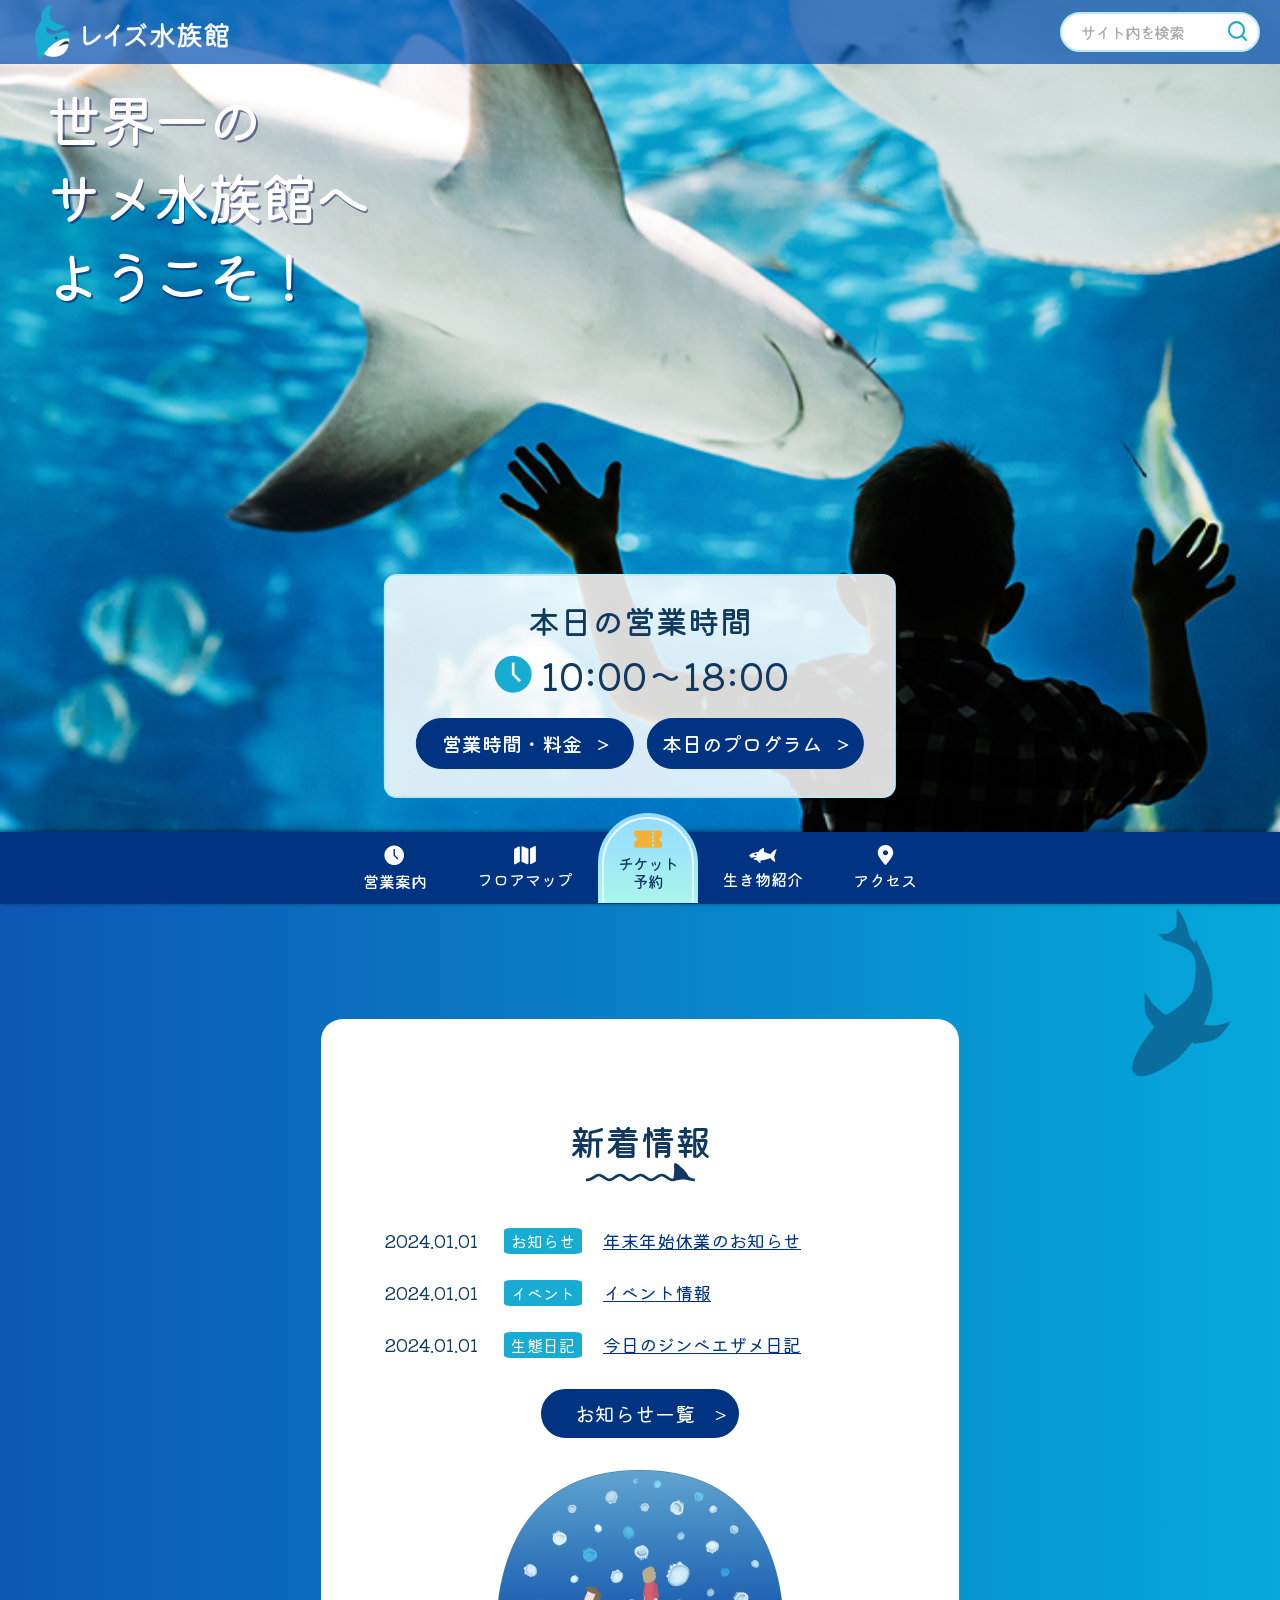
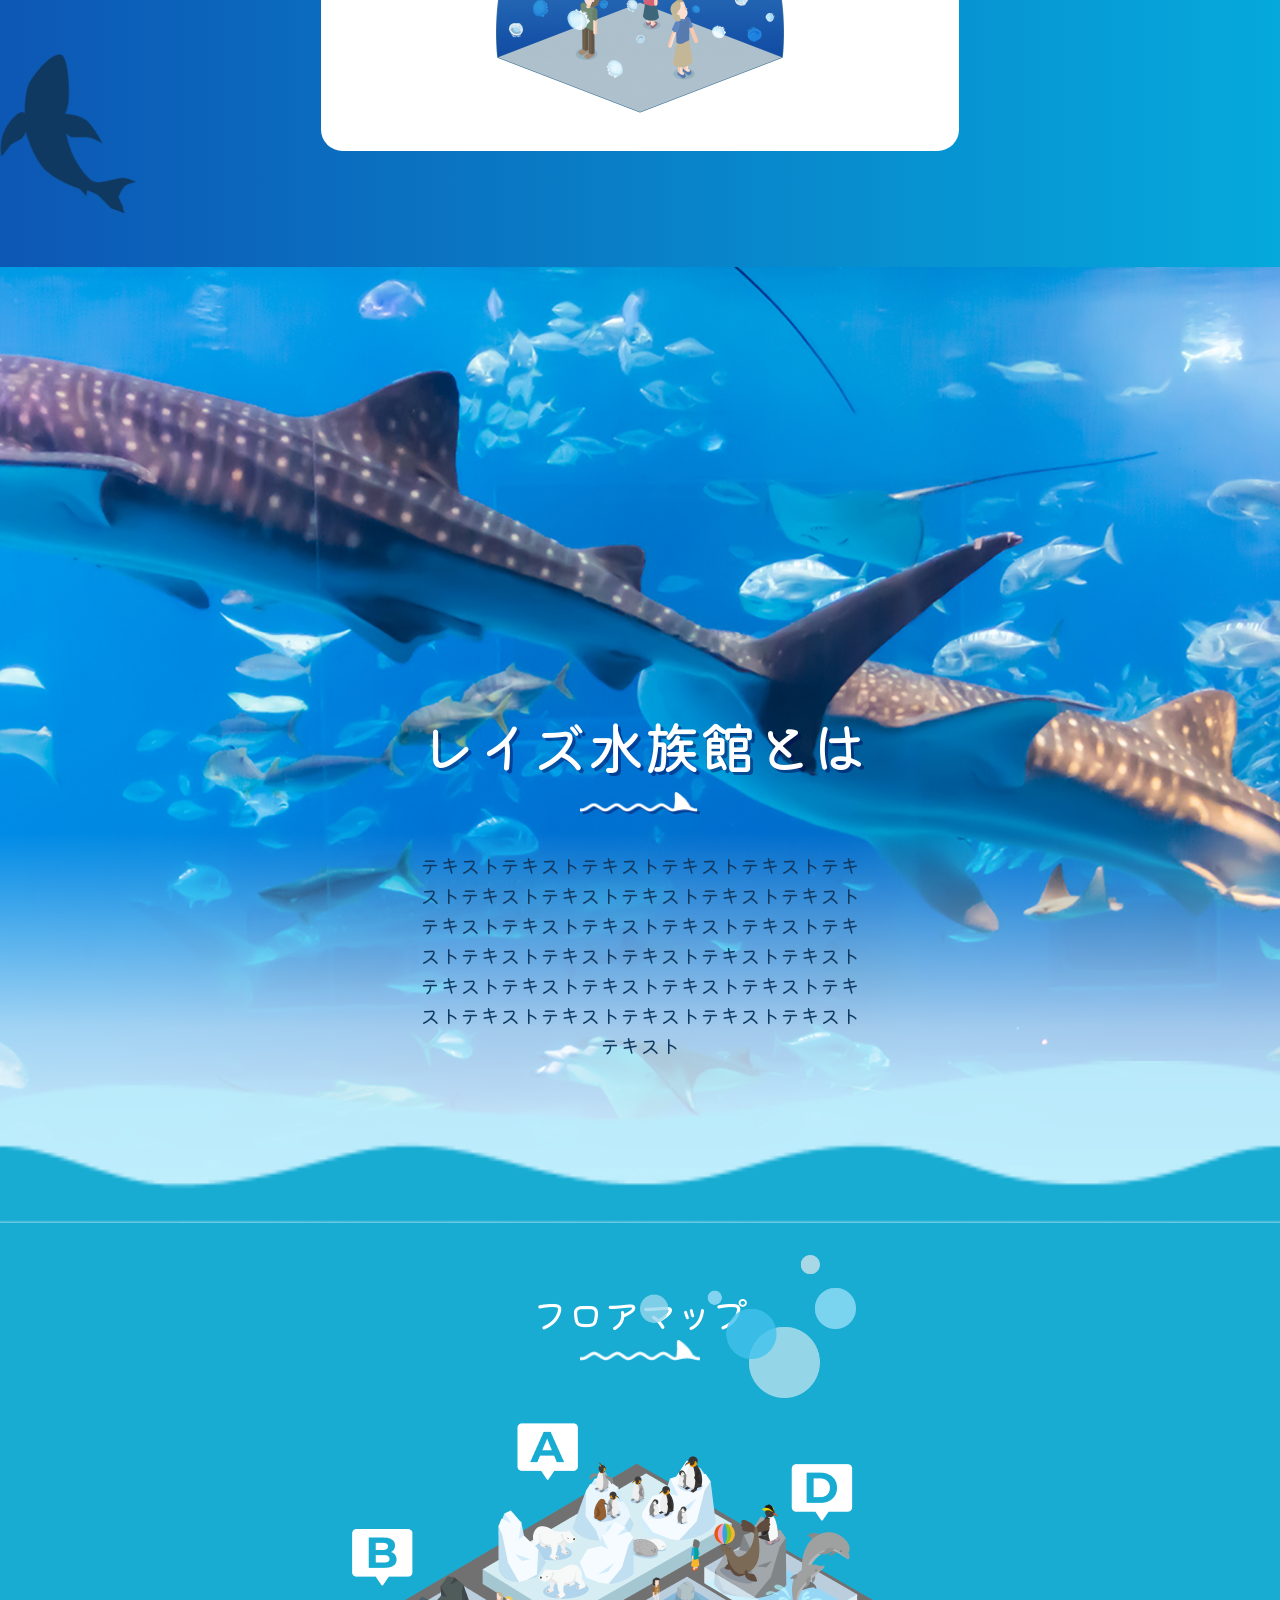
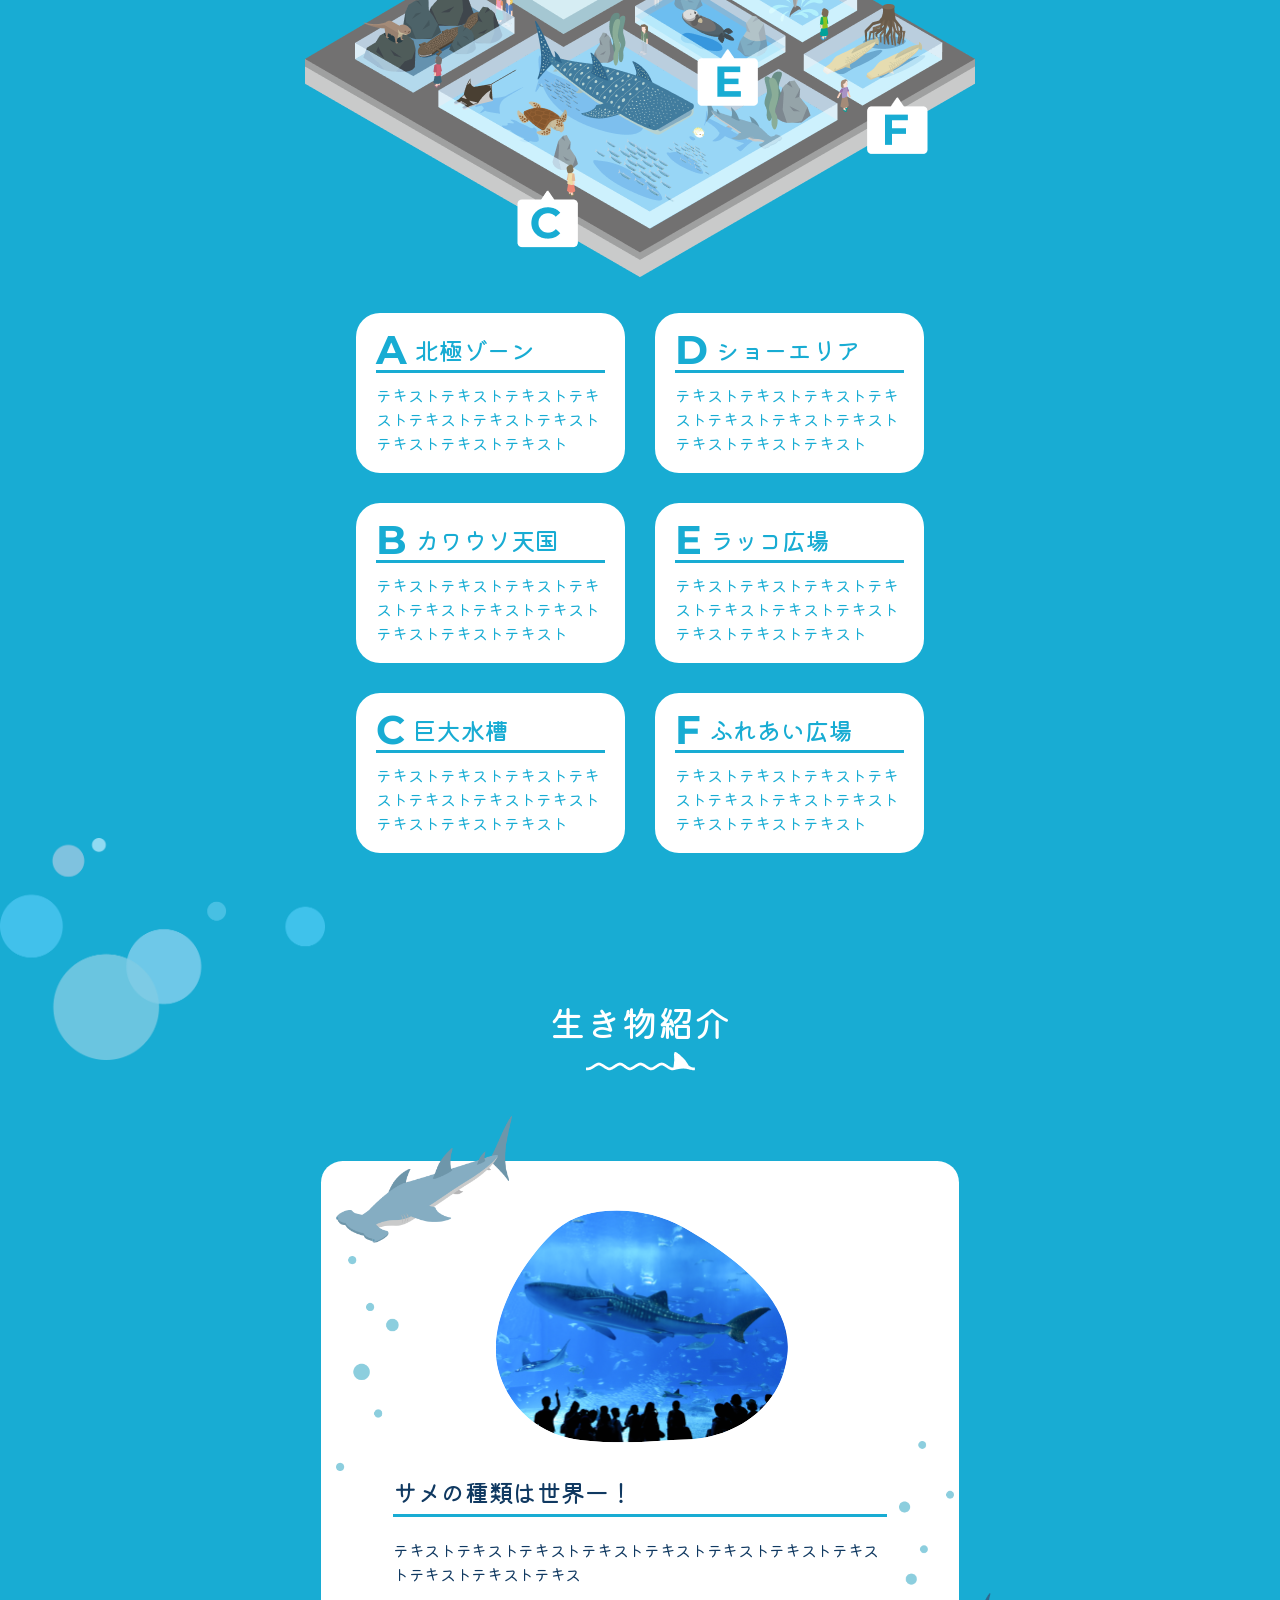
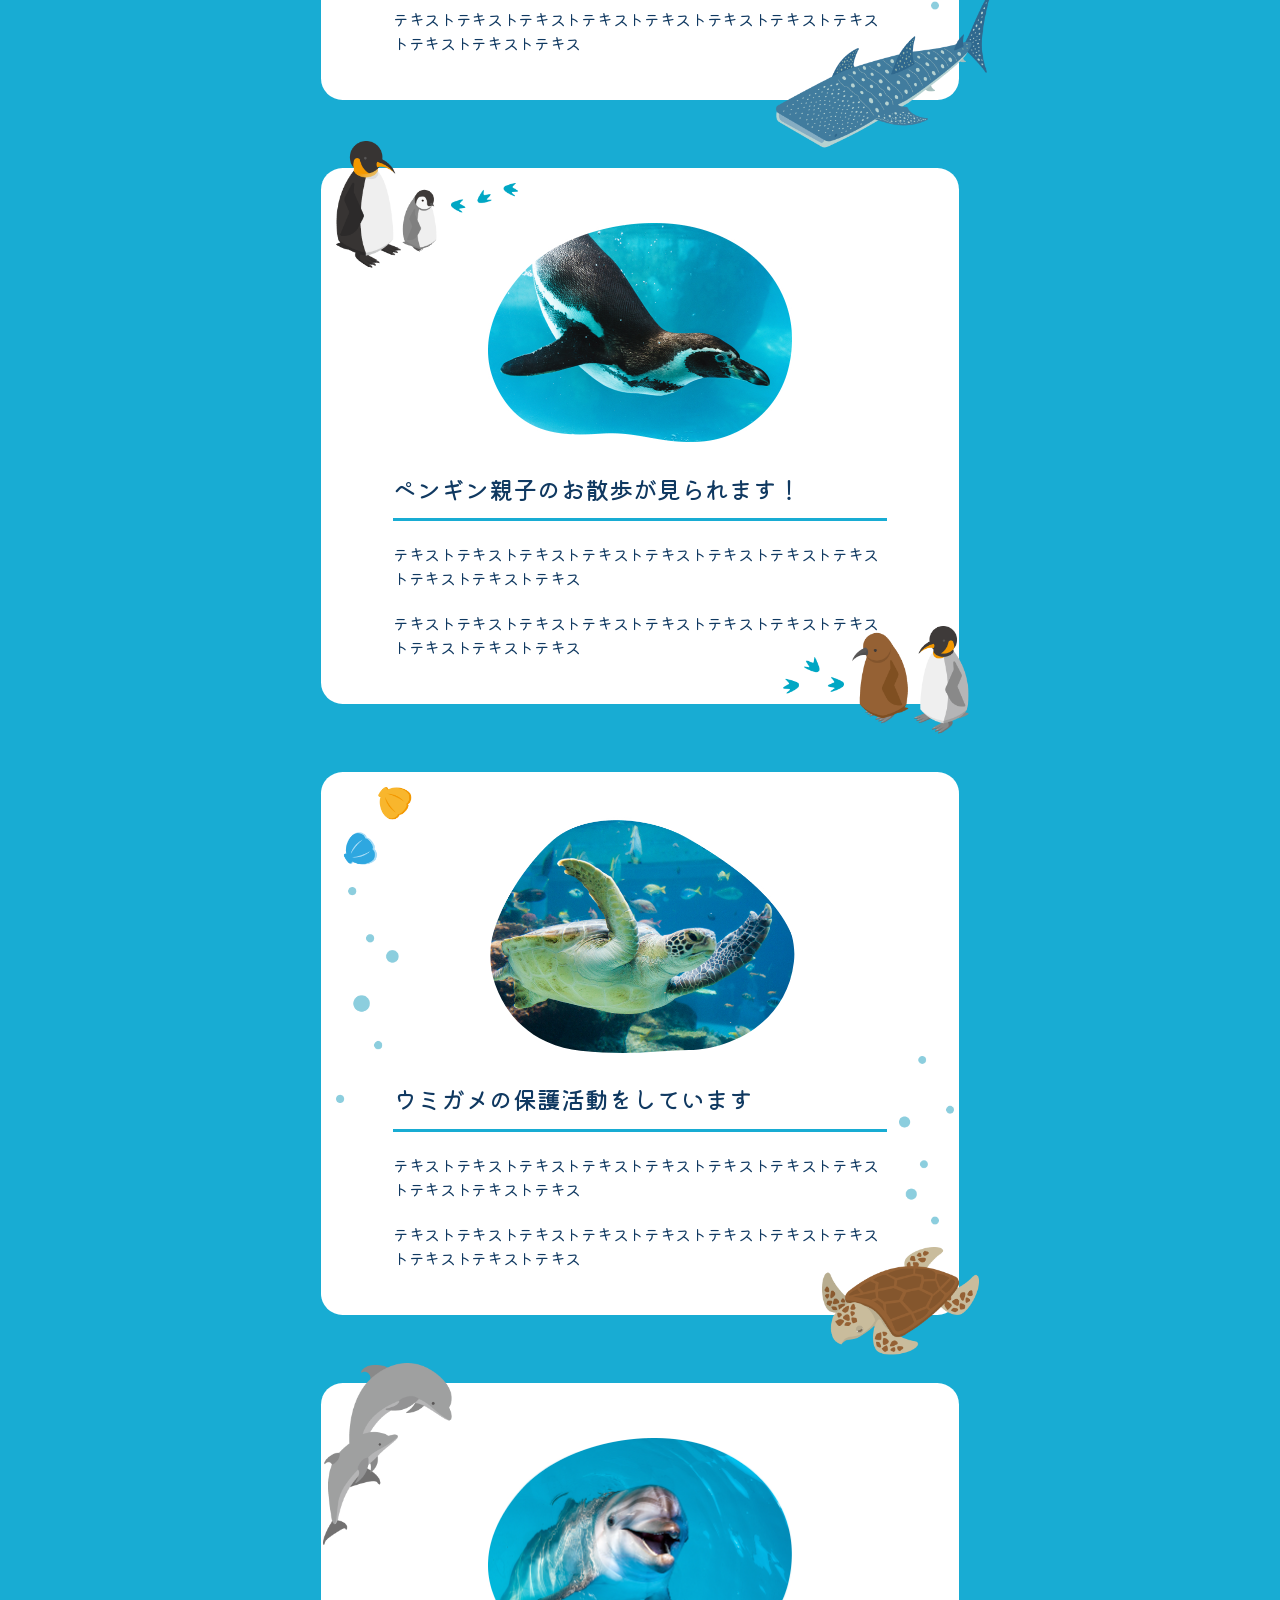
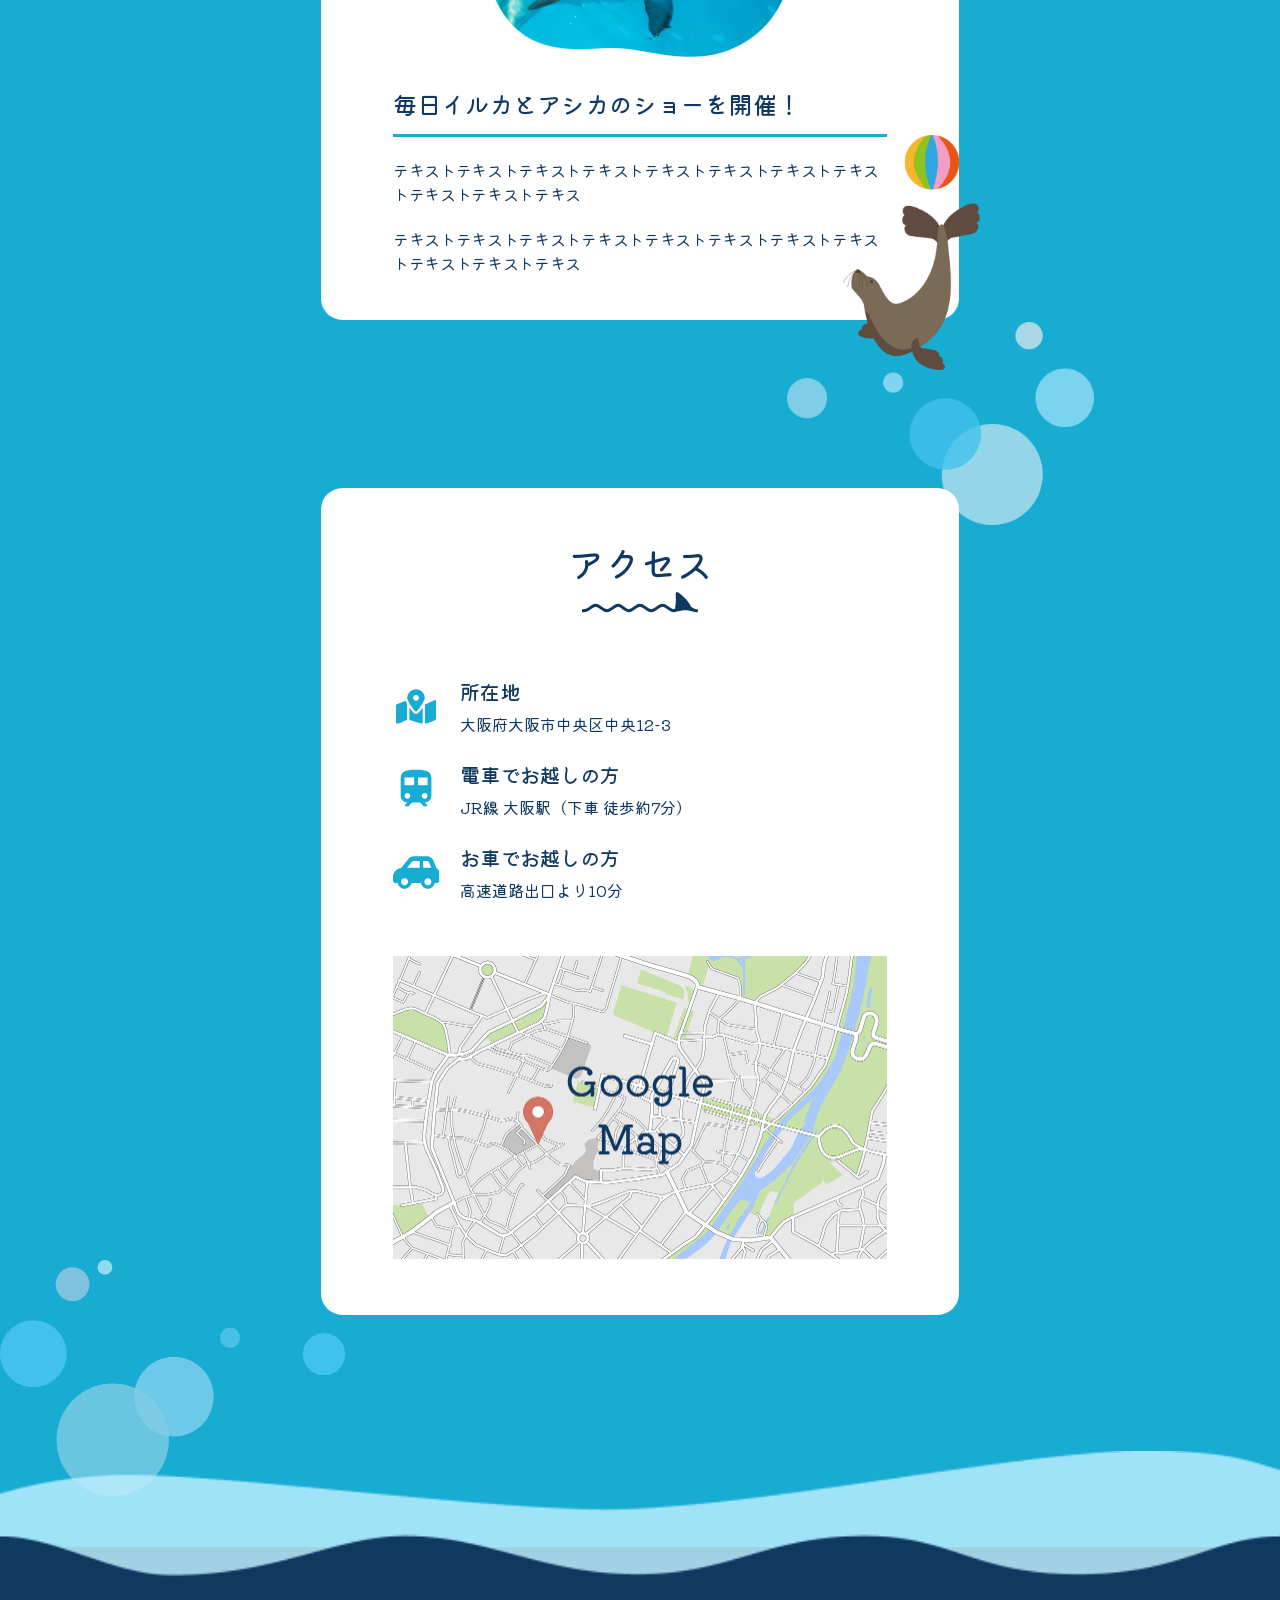
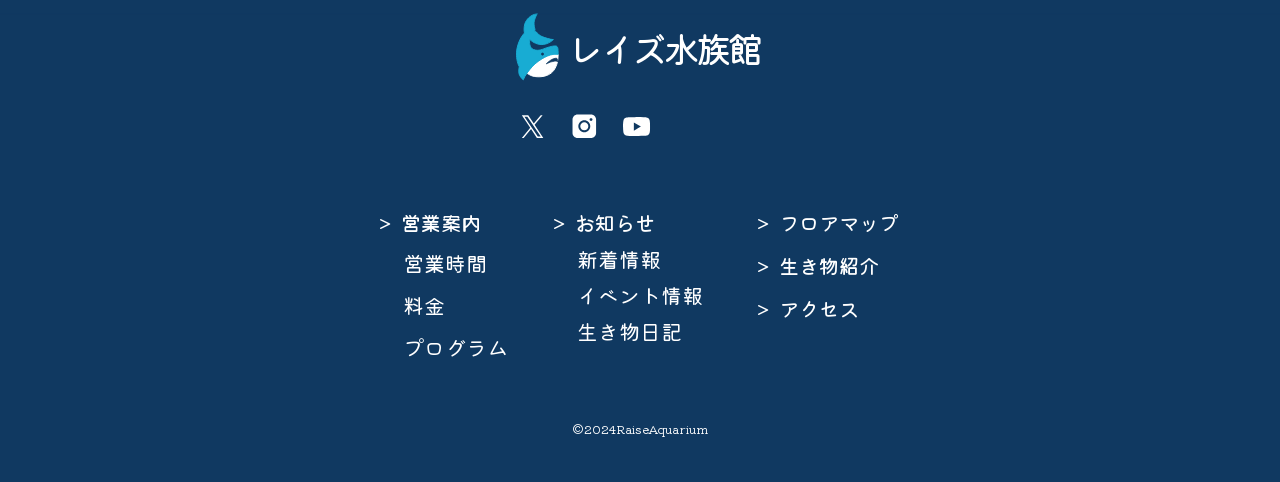
<file: index.html>
<!DOCTYPE html>
<html lang="ja">

<head>
  <meta charset="UTF-8">
  <meta name="viewport" content="width=device-width, initial-scale=1.0">
  <title>レイズ水族館</title>
  <link rel="stylesheet" href="css/reset.css">
  <link rel="preconnect" href="https://fonts.googleapis.com">
  <link rel="preconnect" href="https://fonts.gstatic.com" crossorigin>
  <link
    href="https://fonts.googleapis.com/css2?family=Kiwi+Maru:wght@400;500&family=Montserrat:ital,wght@0,100..900;1,100..900&display=swap"
    rel="stylesheet">
  <link rel="stylesheet" href="css/style.css">
</head>

<body>
  <!-- header -->
  <section class="mv">
    <header class="header">
      <h1 class="header__logo">
        <img src="images/icon/logo.svg" alt="レイズ水族館 ロゴ" class="header__icon" width="154" height="45">
      </h1>
      <form class="header__search" role="search">
        <input type="search" class="header__search-input" placeholder="サイト内を検索" aria-label="サイト内を検索">
        <button type="submit" class="header__search-btn" aria-label="検索">
          <img class="header__search-icon" src="images/icon/magnifying-glass.svg" alt="" width="20" height="20">
        </button>
      </form>
    </header>

    <!-- MVセクション -->
    <p class="mv__catch">世界一の<br>サメ水族館へ<br>ようこそ！</p>
    <div class="mv__info">
      <div class="mv__hours-wrap">
        <p class="mv__hours-label">本日の営業時間</p>
        <div class="mv__hours-time">
          <img src="images/icon/time_1.svg" alt="" width="26" height="26">
          <span>10:00〜18:00</span>
        </div>
      </div>
      <div class="mv__buttons">
        <a href="#" class="mv__btn">営業時間・料金 <span>&gt;</span></a>
        <a href="#" class="mv__btn">本日のプログラム <span>&gt;</span></a>
      </div>
    </div>
  </section>
  <nav class="tabmenu" aria-label="タブメニュー">
    <a href="#" class="tabmenu__item">
      <img class="tabmenu__icon tabmenu__icon--time" src="images/icon/time_2.svg" alt="" width="19" height="19">
      <span>営業案内</span>
    </a>
    <a href="#" class="tabmenu__item">
      <img class="tabmenu__icon tabmenu__icon--map" src="images/icon/map_2.svg" alt="" width="21" height="18">
      <span>フロアマップ</span>
    </a>
    <a href="#" class="tabmenu__item tabmenu__item--active">
      <img class="tabmenu__icon tabmenu__icon--ticket" src="images/icon/ticket.svg" alt="" width="23" height="19">
      <span>チケット予約</span>
    </a>
    <a href="#" class="tabmenu__item">
      <img class="tabmenu__icon tabmenu__icon--shark" src="images/icon/shark.svg" alt="" width="29" height="18">
      <span>生き物紹介</span>
    </a>
    <a href="#" class="tabmenu__item">
      <img class="tabmenu__icon tabmenu__icon--location" src="images/icon/location.svg" alt="" width="24" height="19">
      <span>アクセス</span>
    </a>
  </nav>

  <!-- newsセクション -->
  <section class="news">
    <div class="news__inner">
      <!-- タイトル -->
      <h2 class="news__title">新着情報</h2>
      <div class="news__title-deco">
        <img src="images/decoration/shark-fin_blue-black.svg" alt="" width="109" height="19">
      </div>
      <!-- 記事リスト -->
      <ul class="news__list">
        <li class="news__item">
          <div class="news__meta">
            <time class="news__date" datetime="2024-01-01">2024.01.01</time>
            <span class="news__tag news__tag--info">お知らせ</span>
          </div>
          <a href="#" class="news__link">年末年始休業のお知らせ</a>
        </li>
        <li class="news__item">
          <div class="news__meta">
            <time class="news__date" datetime="2024-01-01">2024.01.01</time>
            <span class="news__tag news__tag--event">イベント</span>
          </div>
          <a href="#" class="news__link">イベント情報</a>
        </li>
        <li class="news__item">
          <div class="news__meta">
            <time class="news__date" datetime="2024-01-01">2024.01.01</time>
            <span class="news__tag news__tag--diary">生態日記</span>
          </div>
          <a href="#" class="news__link">今日のジンベエザメ日記</a>
        </li>
      </ul>
      <!-- ボタン -->
      <a href="#" class="news__btn">お知らせ一覧 <span class="news__btn-arrow">&gt;</span></a>
      <!-- イラスト画像 -->
      <div class="news__illust">
        <img src="images/illustration/jellyfish.png" alt="" width="576" height="486">
      </div>
    </div>
  </section>

  <!-- aboutセクション -->
  <section class="about">
    <div class="about__inner">
      <div class="about__content">
        <h2 class="about__title">
          レイズ水族館とは
        </h2>
        <div class="about__title-deco">
          <img src="images/decoration/shark-fin_shadow.png" alt="" width="109" height="19">
        </div>
        <p class="about__text">
          テキストテキストテキストテキストテキストテキストテキストテキストテキストテキストテキストテキストテキストテキストテキストテキストテキストテキストテキストテキストテキストテキストテキストテキストテキストテキストテキストテキストテキストテキストテキストテキストテキストテキスト
        </p>
      </div>
    </div>
    <!-- 波画像 -->
    <div class="about__wave">
      <img src="images/decoration/wave_blue.png" alt="" width="750" height="110">
    </div>
  </section>

  <!-- mapセクション -->
  <section class="map">
    <div class="map__inner">

      <!-- タイトル -->
      <h2 class="map__title">フロアマップ</h2>
      <div class="map__title-deco">
        <img src="images/decoration/shark-fin_white.png" alt="" width="109" height="19">
      </div>

      <!-- マップ画像 -->
      <div class="map__image">
        <img src="images/illustration/map.png" alt="フロアマップ" width="670" height="482">
      </div>

      <!-- エリアリスト -->
      <ul class="map__list">
        <li class="map__item">
          <a href="#" class="map__link">
            <div class="map__item-header">
              <span class="map__label map__label--a">A</span>
              <h3 class="map__area-title">北極ゾーン</h3>
            </div>
            <p class="map__area-text">テキストテキストテキストテキストテキストテキストテキストテキストテキストテキスト</p>
          </a>
        </li>
        <li class="map__item">
          <a href="#" class="map__link">
            <div class="map__item-header">
              <span class="map__label map__label--a">B</span>
              <h3 class="map__area-title">カワウソ天国</h3>
            </div>
            <p class="map__area-text">テキストテキストテキストテキストテキストテキストテキストテキストテキストテキスト</p>
          </a>
        </li>
        <li class="map__item">
          <a href="#" class="map__link">
            <div class="map__item-header">
              <span class="map__label map__label--a">C</span>
              <h3 class="map__area-title">巨大水槽</h3>
            </div>
            <p class="map__area-text">テキストテキストテキストテキストテキストテキストテキストテキストテキストテキスト</p>
          </a>
        </li>
        <li class="map__item">
          <a href="#" class="map__link">
            <div class="map__item-header">
              <span class="map__label map__label--a">D</span>
              <h3 class="map__area-title">ショーエリア</h3>
            </div>
            <p class="map__area-text">テキストテキストテキストテキストテキストテキストテキストテキストテキストテキスト</p>
          </a>
        </li>
        <li class="map__item">
          <a href="#" class="map__link">
            <div class="map__item-header">
              <span class="map__label map__label--a">E</span>
              <h3 class="map__area-title">ラッコ広場</h3>
            </div>
            <p class="map__area-text">テキストテキストテキストテキストテキストテキストテキストテキストテキストテキスト</p>
          </a>
        </li>
        <li class="map__item">
          <a href="#" class="map__link">
            <div class="map__item-header">
              <span class="map__label map__label--a">F</span>
              <h3 class="map__area-title">ふれあい広場</h3>
            </div>
            <p class="map__area-text">テキストテキストテキストテキストテキストテキストテキストテキストテキストテキスト</p>
          </a>
        </li>
      </ul>
    </div>
    <!-- バブル画像 -->
    <div class="map__bubble">
      <picture class="map__bubble__right">
        <source srcset="images/decoration/bubble_right_pc.png" media="(min-width: 768px)">
        <img src="images/decoration/bubble_right.png" alt="" width="766" height="506">
      </picture>
      <picture class="map__bubble__left">
        <source srcset="images/decoration/bubble_left_pc.png" media="(min-width: 768px)">
        <img src="images/decoration/bubble_left.png" alt="" width="234" height="160">
      </picture>
    </div>
  </section>

  <!-- animalセクション -->
  <section class="animal">
    <div class="animal__inner">

      <!-- タイトル -->
      <h2 class="animal__title">生き物紹介</h2>
      <div class="animal__title-deco">
        <img src="images/decoration/shark-fin_white.png" alt="" width="109" height="19">
      </div>

      <!-- カードリスト -->
      <ul class="animal__list">
        <li class="animal__item">
          <a href="#" class="animal__link">
            <!-- 装飾イラスト -->
            <img src="images/illustration/hammerhead-shark.png" alt="" class="animal__deco hammerhead-shark" width="304"
              height="219">
            <img src="images/illustration/whale-shark.png" alt="" class="animal__deco whale-shark" width="370"
              height="263">
            <!-- バブル -->
            <img src="images/decoration/bubble_length-top.png" alt="" class="animal__bubble animal__bubble--left"
              width="109" height="374">
            <img src="images/decoration/bubble_length-bottom.png" alt="" class="animal__bubble animal__bubble--right"
              width="91" height="280">

            <div class="animal__image__mask__shark">
              <img src="images/foto/shark.svg" alt="" width="750" height="745">
            </div>
            <div class="animal__text__wrap--sea">
              <h3 class="animal__subtitle animal__subtitle--shark">サメの種類は世界一！</h3>
              <p class="animal__text">テキストテキストテキストテキストテキストテキストテキストテキストテキストテキストテキス</p>
              <p class="animal__text">テキストテキストテキストテキストテキストテキストテキストテキストテキストテキストテキス</p>
            </div>
          </a>
        </li>
        <li class="animal__item">
          <a href="#" class="animal__link">
            <!-- 装飾イラスト -->
            <img src="images/illustration/penguin_family.png" alt="" class="animal__deco penguin_family" width="167"
              height="210">
            <img src="images/illustration/penguin_friend.png" alt="" class="animal__deco penguin_friend" width="195"
              height="180">
            <!-- 足跡 -->
            <img src="images/illustration/footprints_top.png" alt="" class="animal__footprint animal__footprint--top"
              width="110" height="49">
            <img src="images/illustration/footprints_bottom.png" alt=""
              class="animal__footprint animal__footprint--bottom" width="110" height="49">

            <div class="animal__image">
              <img src="images/foto/penguin.jpg" alt="" width="608" height="438">
            </div>
            <div class="animal__text__wrap--other">
              <h3 class="animal__subtitle">ペンギン親子のお散歩が見られます！</h3>
              <p class="animal__text">テキストテキストテキストテキストテキストテキストテキストテキストテキストテキストテキス</p>
              <p class="animal__text">テキストテキストテキストテキストテキストテキストテキストテキストテキストテキストテキス</p>
            </div>
          </a>
        </li>
        <li class="animal__item">
          <a href="#" class="animal__link">
            <!-- 装飾イラスト -->
            <img src="images/illustration/shellfish.png" alt="" class="animal__deco shellfish" width="131" height="146">
            <img src="images/illustration/turtle.png" alt="" class="animal__deco turtle" width="256" height="176">
            <!-- バブル -->
            <img src="images/decoration/bubble_length-top.png" alt=""
              class="animal__bubble animal__bubble--left animal__bubble--left--turtle" width="109" height="374">
            <img src="images/decoration/bubble_length-bottom.png" alt="" class="animal__bubble animal__bubble--right"
              width="91" height="280">

            <div class="animal__image__mask__turtle">
              <img src="images/foto/turtle.jpg" alt="" width="750" height="745">
            </div>
            <div class="animal__text__wrap--sea">
              <h3 class="animal__subtitle">ウミガメの保護活動をしています</h3>
              <p class="animal__text">テキストテキストテキストテキストテキストテキストテキストテキストテキストテキストテキス</p>
              <p class="animal__text">テキストテキストテキストテキストテキストテキストテキストテキストテキストテキストテキス</p>
            </div>
          </a>
        </li>
        <li class="animal__item">
          <a href="#" class="animal__link">
            <!-- 装飾イラスト -->
            <img src="images/illustration/dolphin.png" alt="" class="animal__deco dolphin" width="201" height="284">
            <img src="images/illustration/sea-lion.png" alt="" class="animal__deco sea-lion" width="195" height="180">
            <!-- バブル -->
            <img src="images/decoration/bubble_right_pc.png" alt="" class="animal__bubble animal__bubble--bottom"
              width="766" height="506">

            <div class="animal__image">
              <img src="images/foto/dolphin.jpg" alt="" width="609" height="439">
            </div>
            <div class="animal__text__wrap--other">
              <h3 class="animal__subtitle">毎日イルカとアシカのショーを開催！</h3>
              <p class="animal__text">テキストテキストテキストテキストテキストテキストテキストテキストテキストテキストテキス</p>
              <p class="animal__text">テキストテキストテキストテキストテキストテキストテキストテキストテキストテキストテキス</p>
            </div>
          </a>
        </li>
      </ul>
    </div>
  </section>
  <!-- アクセスセクション -->
  <section class="access">
    <div class="access__inner">

      <h2 class="access__title">アクセス</h2>
      <div class="access__title-deco">
        <img src="images/decoration/shark-fin_blue-black.svg" alt="" width="109" height="19">
      </div>

      <div class="access__card">

        <!-- 所在地 -->
        <div class="access__item">
          <img src="images/icon/map_1.svg" alt="" class="access__icon" width="45" height="34">
          <div class="access__text__wrap">
            <h3 class="access__subtitle">所在地</h3>
            <p class="access__text">大阪府大阪市中央区中央12-3</p>
          </div>
        </div>

        <!-- 電車 -->
        <div class="access__item">
          <img src="images/icon/train.svg" alt="" class="access__icon" width="47" height="47">
          <div class="access__text__wrap">
            <h3 class="access__subtitle">電車でお越しの方</h3>
            <p class="access__text">JR線 大阪駅（下車 徒歩約7分）</p>
          </div>
        </div>

        <!-- お車 -->
        <div class="access__item">
          <img src="images/icon/car.svg" alt="" class="access__icon" width="43" height="34">
          <div class="access__text__wrap">
            <h3 class="access__subtitle">お車でお越しの方</h3>
            <p class="access__text">高速道路出口より10分</p>
          </div>
        </div>

        <!-- Google Map -->
        <div class="access__map">
          <a href="" target="_blank" class="access__map__link">
            <picture>
              <source srcset="images/illustration/google-map-tablet.png" media="(min-width: 768px)">
              <img src="images/illustration/google-map.png" alt="Google Map" class="access__map__img" width="590"
                height="362">
            </picture>
          </a>
        </div>

      </div>
    </div>
    <!-- バブル画像 -->
    <div class="access__bubble">
      <picture>
        <source srcset="images/decoration/bubble_left_pc.png" media="(min-width: 768px)">
        <img src="images/decoration/bubble_left.png" alt="" width="234" height="160">
      </picture>
    </div>
    <!-- 波画像 -->
    <div class="access__wave">
      <img src="images/decoration/wave_blue-black.png" alt="" width="750" height="110">
    </div>
  </section>

  <!-- フッター -->
  <footer class="footer footer--front">
    <div class="footer__inner">

      <!-- ロゴ -->
      <div class="footer__logo">
        <img src="images/icon/logo_shark.svg" alt="レイズ水族館" class="footer__logo__img" width="28" height="43">
        <span class="footer__logo__text">レイズ水族館</span>
      </div>

      <!-- SNSアイコン -->
      <div class="footer__sns">
        <a href="" target="_blank" class="footer__sns__link">
          <img src="images/icon/x.svg" alt="X" class="footer__sns__icon" width="26" height="26">
        </a>
        <a href="" target="_blank" class="footer__sns__link">
          <img src="images/icon/instagram.svg" alt="Instagram" class="footer__sns__icon" width="26" height="26">
        </a>
        <a href="" target="_blank" class="footer__sns__link">
          <img src="images/icon/youtube.svg" alt="YouTube" class="footer__sns__icon" width="26" height="26">
        </a>
      </div>

      <!-- ナビゲーション -->
      <nav class="footer__nav footer__nav--front" aria-label="フッターナビゲーション">
        <div class="footer__nav__inner">
          <!-- 営業案内 -->
          <div class="footer__nav__group footer__nav__group--1">
            <a href="" class="footer__nav__heading">
              <span class="footer__nav__arrow">&gt;</span>営業案内
            </a>
            <ul class="footer__nav__list">
              <li><a href="" class="footer__nav__link">営業時間</a></li>
              <li><a href="" class="footer__nav__link">料金</a></li>
              <li><a href="" class="footer__nav__link">プログラム</a></li>
            </ul>
          </div>
          <!-- お知らせ -->
          <div class="footer__nav__group footer__nav__group--2">
            <a href="" class="footer__nav__heading">
              <span class="footer__nav__arrow">&gt;</span>お知らせ
            </a>
            <ul class="footer__nav__list">
              <li><a href="" class="footer__nav__link footer__nav__link--new">新着情報</a></li>
              <li><a href="" class="footer__nav__link footer__nav__link--event">イベント情報</a></li>
              <li><a href="" class="footer__nav__link footer__nav__link--diary">生き物日記</a></li>
            </ul>
          </div>
          <!-- フロアマップ -->
          <div class="footer__nav__group footer__nav__group--3">
            <a href="" class="footer__nav__heading">
              <span class="footer__nav__arrow">&gt;</span>フロアマップ
            </a>
          </div>

          <!-- 生き物紹介 -->
          <div class="footer__nav__group footer__nav__group--4">
            <a href="" class="footer__nav__heading">
              <span class="footer__nav__arrow">&gt;</span>生き物紹介
            </a>
          </div>

          <!-- アクセス -->
          <div class="footer__nav__group footer__nav__group--5">
            <a href="" class="footer__nav__heading">
              <span class="footer__nav__arrow">&gt;</span>アクセス
            </a>
          </div>
        </div>
      </nav>

      <!-- コピーライト -->
      <p class="footer__copyright">©2024RaiseAquarium</p>

    </div>
  </footer>
</body>

</html>
</file>
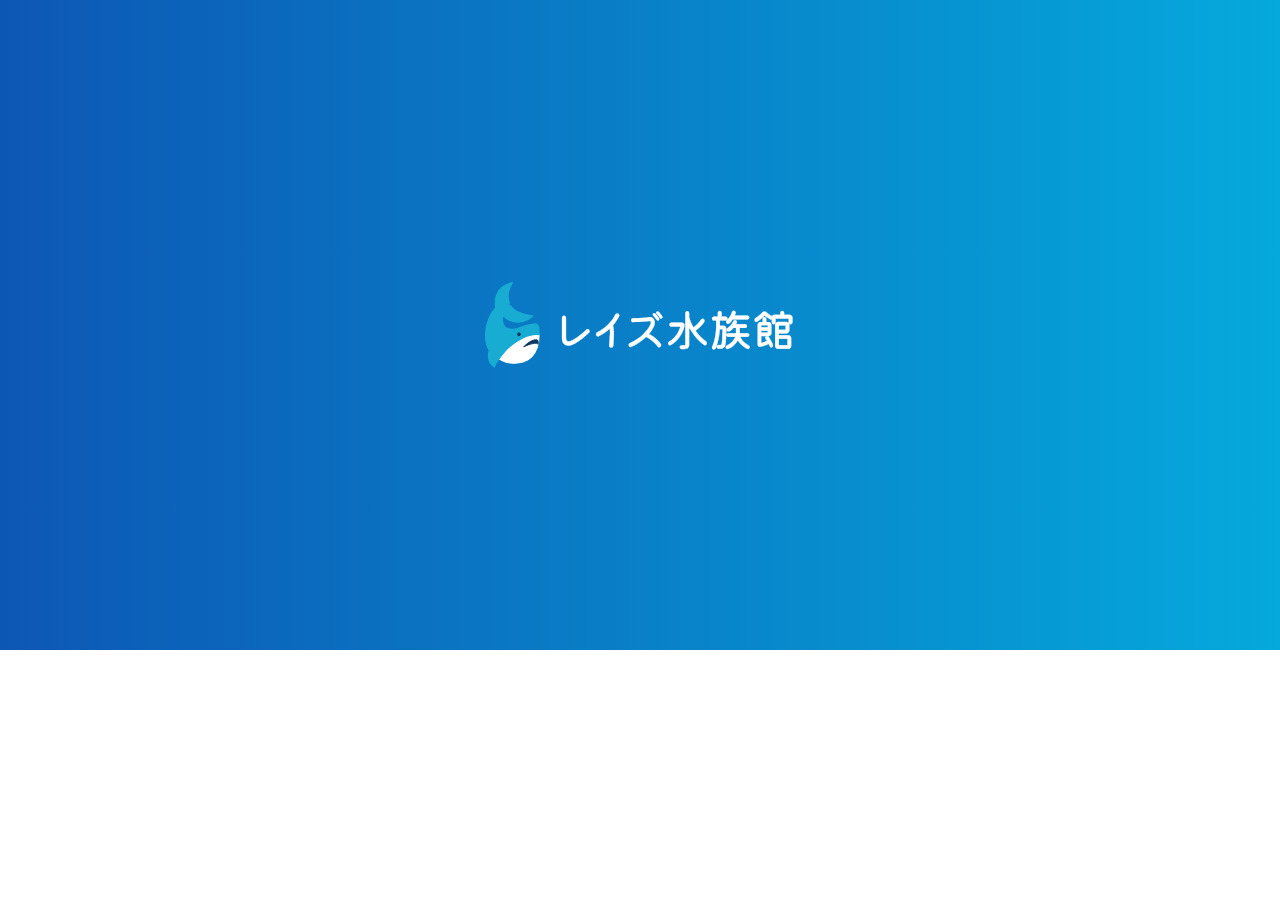
<file: loading/index.html>
<!DOCTYPE html>
<html lang="ja">

<head>
    <meta charset="UTF-8">
    <meta name="viewport" content="width=device-width, initial-scale=1.0">
    <title>レイズ水族館</title>
    <link rel="stylesheet" href="../css/reset.css">
    <link rel="preconnect" href="https://fonts.googleapis.com">
    <link rel="preconnect" href="https://fonts.gstatic.com" crossorigin>
    <link
        href="https://fonts.googleapis.com/css2?family=Kiwi+Maru:wght@400;500&family=Montserrat:ital,wght@0,100..900;1,100..900&display=swap"
        rel="stylesheet">
    <link rel="stylesheet" href="../css/style.css">
</head>

<body>
    <div class="loading">
        <h1 class="loading__img">
            <img class="loading__img" src="../images/icon/logo.svg" alt="ローディングアニメーション" width="154" height="45">
        </h1>
    </div>
</body>

</html>
</file>
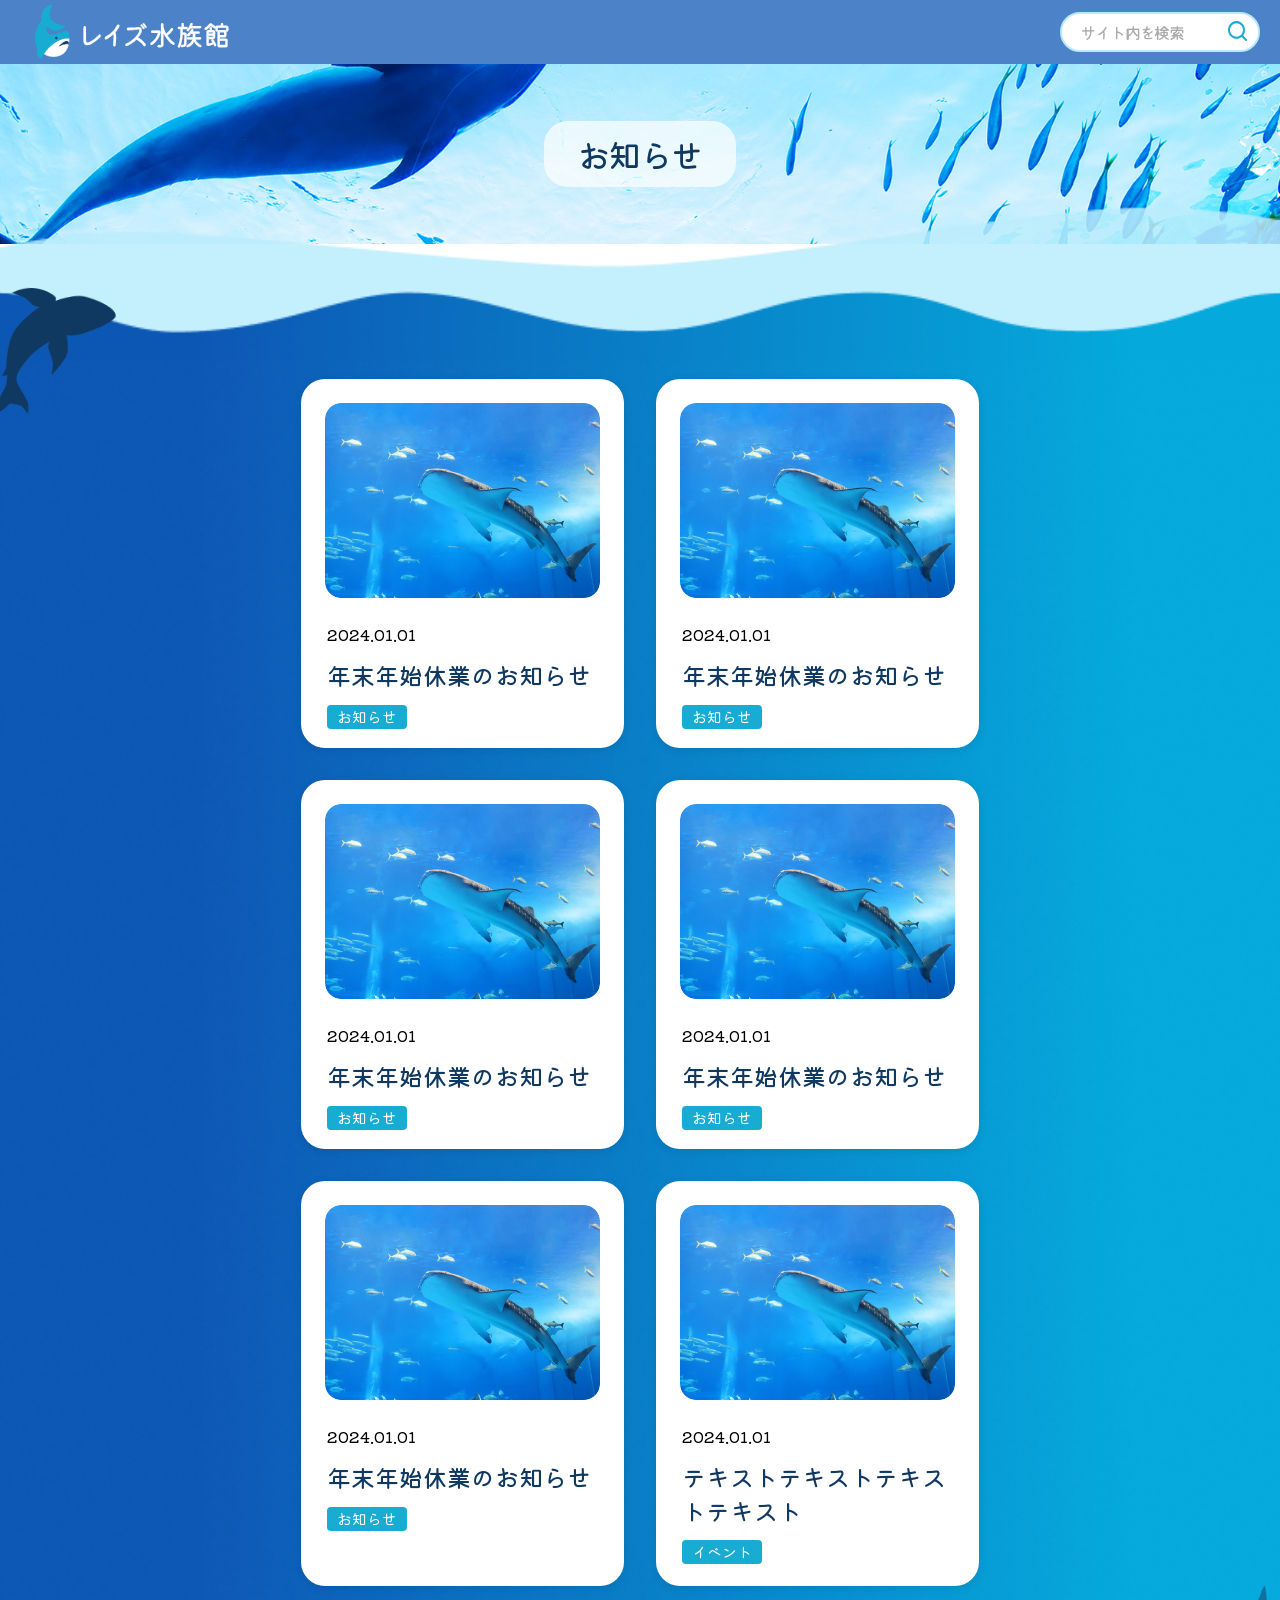
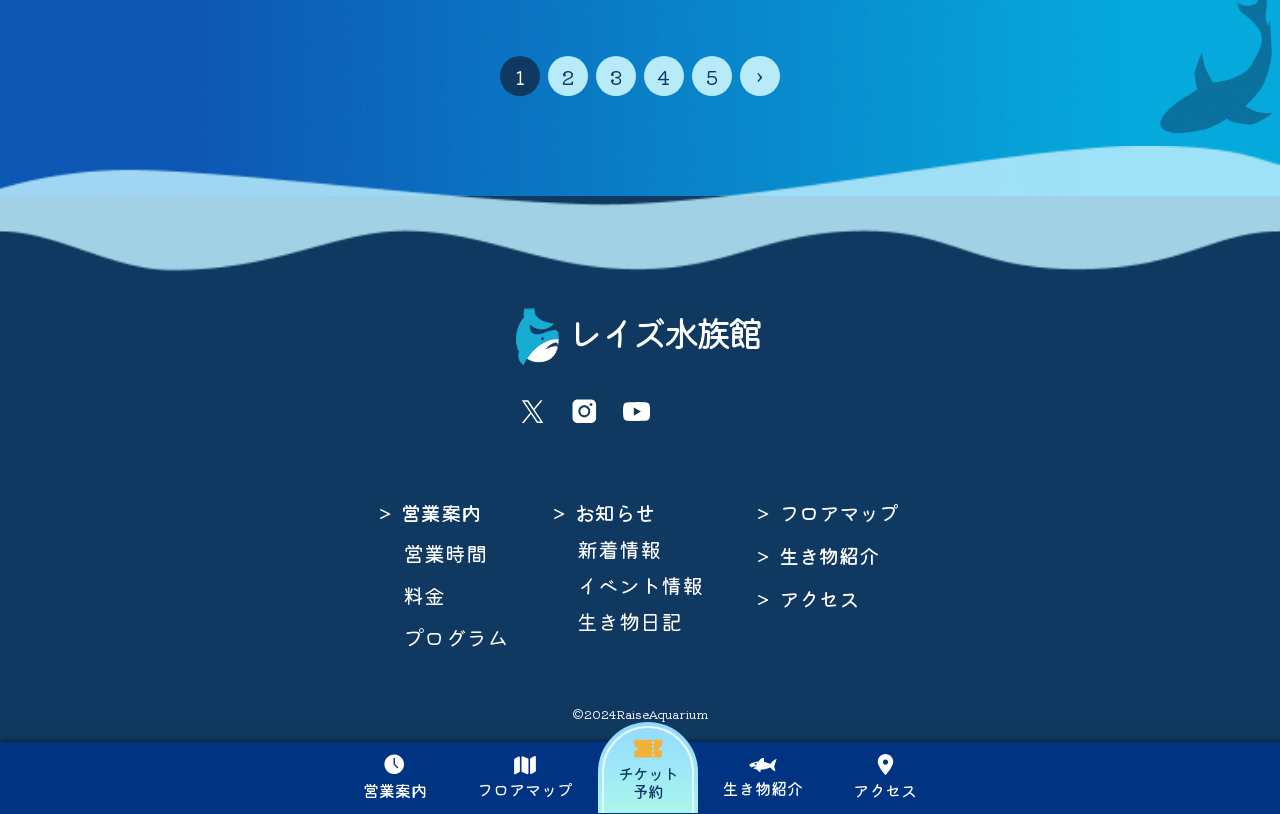
<file: news/index.html>
<!DOCTYPE html>
<html lang="ja">

<head>
  <meta charset="UTF-8">
  <meta name="viewport" content="width=device-width, initial-scale=1.0">
  <title>レイズ水族館</title>
  <link rel="stylesheet" href="../css/reset.css">
  <link rel="preconnect" href="https://fonts.googleapis.com">
  <link rel="preconnect" href="https://fonts.gstatic.com" crossorigin>
  <link
    href="https://fonts.googleapis.com/css2?family=Kiwi+Maru:wght@400;500&family=Montserrat:ital,wght@0,100..900;1,100..900&display=swap"
    rel="stylesheet">
  <link rel="stylesheet" href="../css/style.css">
</head>

<body>

  <!-- header -->
  <section class="archive__mv__wrap">
    <header class="header">
      <h1 class="header__logo">
        <img src="../images/icon/logo.svg" alt="レイズ水族館 ロゴ" class="header__icon" width="154" height="45">
      </h1>
      <form class="header__search" role="search">
        <input type="search" class="header__search-input" placeholder="サイト内を検索" aria-label="サイト内を検索">
        <button type="submit" class="header__search-btn" aria-label="検索">
          <img class="header__search-icon" src="../images/icon/magnifying-glass.svg" alt="" width="20" height="20">
        </button>
      </form>
    </header>

    <!-- メインビジュアル -->
    <div class="archive__mv">
      <h2 class="archive__mv__title">お知らせ</h2>

    </div>

  </section>

  <!-- メインコンテンツ -->
  <main class="archive__main">
    <div class="archive__main__deco-left">
      <img src="../images/illustration/shark_blue-black.png" alt="サメのイラスト" class="archive__main__img" width="136"
        height="159">
    </div>
    <!-- 記事一覧 -->
    <ul class="archive__list">

      <li class="archive__item">
        <a href="../news/single.html" class="archive__link">
          <div class="archive__img__wrap">
            <img src="../images/foto/sp_archive_card.jpg" alt="年末年始休業のお知らせ" class="archive__img" width="550"
              height="390">
          </div>
          <div class="archive__body">
            <time class="archive__date" datetime="2024-01-01">2024.01.01</time>
            <h2 class="archive__title">年末年始休業のお知らせ</h2>
            <span class="archive__cat archive__cat--news">お知らせ</span>
          </div>
        </a>
      </li>
      <li class="archive__item">
        <a href="../news/single.html" class="archive__link">
          <div class="archive__img__wrap">
            <img src="../images/foto/sp_archive_card.jpg" alt="年末年始休業のお知らせ" class="archive__img" width="550"
              height="390">
          </div>
          <div class="archive__body">
            <time class="archive__date" datetime="2024-01-01">2024.01.01</time>
            <h2 class="archive__title">年末年始休業のお知らせ</h2>
            <span class="archive__cat archive__cat--news">お知らせ</span>
          </div>
        </a>
      </li>
      <li class="archive__item">
        <a href="../news/single.html" class="archive__link">
          <div class="archive__img__wrap">
            <img src="../images/foto/sp_archive_card.jpg" alt="年末年始休業のお知らせ" class="archive__img" width="550"
              height="390">
          </div>
          <div class="archive__body">
            <time class="archive__date" datetime="2024-01-01">2024.01.01</time>
            <h2 class="archive__title">年末年始休業のお知らせ</h2>
            <span class="archive__cat archive__cat--news">お知らせ</span>
          </div>
        </a>
      </li>
      <li class="archive__item">
        <a href="../news/single.html" class="archive__link">
          <div class="archive__img__wrap">
            <img src="../images/foto/sp_archive_card.jpg" alt="年末年始休業のお知らせ" class="archive__img" width="550"
              height="390">
          </div>
          <div class="archive__body">
            <time class="archive__date" datetime="2024-01-01">2024.01.01</time>
            <h2 class="archive__title">年末年始休業のお知らせ</h2>
            <span class="archive__cat archive__cat--news">お知らせ</span>
          </div>
        </a>
      </li>
      <li class="archive__item">
        <a href="../news/single.html" class="archive__link">
          <div class="archive__img__wrap">
            <img src="../images/foto/sp_archive_card.jpg" alt="年末年始休業のお知らせ" class="archive__img" width="550"
              height="390">
          </div>
          <div class="archive__body">
            <time class="archive__date" datetime="2024-01-01">2024.01.01</time>
            <h2 class="archive__title">年末年始休業のお知らせ</h2>
            <span class="archive__cat archive__cat--news">お知らせ</span>
          </div>
        </a>
      </li>
      <li class="archive__item">
        <a href="../news/single.html" class="archive__link">
          <div class="archive__img__wrap">
            <img src="../images/foto/sp_archive_card.jpg" alt="年末年始休業のお知らせ" class="archive__img" width="550"
              height="390">
          </div>
          <div class="archive__body">
            <time class="archive__date" datetime="2024-01-01">2024.01.01</time>
            <h2 class="archive__title">テキストテキストテキストテキスト</h2>
            <span class="archive__cat archive__cat--news">イベント</span>
          </div>
        </a>
      </li>
    </ul>

    <!-- ページネーション -->
    <nav class="pagination" aria-label="ページナビゲーション">
      <ul class="pagination__list">
        <li class="pagination__item pagination__item--current">
          <span>1</span>
        </li>
        <li class="pagination__item">
          <a href="#" class="pagination__link">2</a>
        </li>
        <li class="pagination__item">
          <a href="#" class="pagination__link">3</a>
        </li>
        <li class="pagination__item">
          <a href="#" class="pagination__link">4</a>
        </li>
        <li class="pagination__item">
          <a href="#" class="pagination__link">5</a>
        </li>
        <li class="pagination__item pagination__item--next">
          <a href="#" class="pagination__link" aria-label="次のページ">›</a>
        </li>
      </ul>
    </nav>
    <div class="archive__main__deco-right">
      <img src="../images/illustration/shark_gray.png" alt="サメのイラスト" class="archive__main__img" width="136"
        height="159">
    </div>
    <!-- 波画像 -->
    <div class="archive__main__wave">
      <img src="../images/decoration/wave_blue-black.png" alt="" width="750" height="110">
    </div>


  </main>

  <!-- フッター -->
  <!-- フッター -->
  <footer class="footer footer--news">

    <div class="footer__inner">

      <!-- ロゴ -->
      <div class="footer__logo">
        <img src="../images/icon/logo_shark.svg" alt="レイズ水族館" class="footer__logo__img" width="28" height="43">
        <span class="footer__logo__text">レイズ水族館</span>
      </div>

      <!-- SNSアイコン -->
      <div class="footer__sns footer__sns--news">
        <a href="" target="_blank" class="footer__sns__link">
          <img src="../images/icon/x.svg" alt="X" class="footer__sns__icon" width="26" height="26">
        </a>
        <a href="" target="_blank" class="footer__sns__link">
          <img src="../images/icon/instagram.svg" alt="Instagram" class="footer__sns__icon" width="26" height="26">
        </a>
        <a href="" target="_blank" class="footer__sns__link">
          <img src="../images/icon/youtube.svg" alt="YouTube" class="footer__sns__icon" width="26" height="26">
        </a>
      </div>

      <!-- ナビゲーション -->
      <nav class="footer__nav footer__nav--news" aria-label="フッターナビゲーション">
        <div class="footer__nav__inner">
          <!-- 営業案内 -->
          <div class="footer__nav__group footer__nav__group--1">
            <a href="" class="footer__nav__heading">
              <span class="footer__nav__arrow">&gt;</span>営業案内
            </a>
            <ul class="footer__nav__list">
              <li><a href="" class="footer__nav__link">営業時間</a></li>
              <li><a href="" class="footer__nav__link">料金</a></li>
              <li><a href="" class="footer__nav__link">プログラム</a></li>
            </ul>
          </div>
          <!-- お知らせ -->
          <div class="footer__nav__group footer__nav__group--2">
            <a href="" class="footer__nav__heading">
              <span class="footer__nav__arrow">&gt;</span>お知らせ
            </a>
            <ul class="footer__nav__list">
              <li><a href="" class="footer__nav__link footer__nav__link--new">新着情報</a></li>
              <li><a href="" class="footer__nav__link footer__nav__link--event">イベント情報</a></li>
              <li><a href="" class="footer__nav__link footer__nav__link--diary">生き物日記</a></li>
            </ul>
          </div>
          <!-- フロアマップ -->
          <div class="footer__nav__group footer__nav__group--3">
            <a href="" class="footer__nav__heading">
              <span class="footer__nav__arrow">&gt;</span>フロアマップ
            </a>
          </div>

          <!-- 生き物紹介 -->
          <div class="footer__nav__group footer__nav__group--4">
            <a href="" class="footer__nav__heading">
              <span class="footer__nav__arrow">&gt;</span>生き物紹介
            </a>
          </div>

          <!-- アクセス -->
          <div class="footer__nav__group footer__nav__group--5">
            <a href="" class="footer__nav__heading">
              <span class="footer__nav__arrow">&gt;</span>アクセス
            </a>
          </div>
        </div>
      </nav>

      <!-- コピーライト -->
      <p class="footer__copyright">©2024RaiseAquarium</p>

    </div>
  </footer>


  <!-- タブメニュー -->
  <nav class="tabmenu" aria-label="タブメニュー">
    <a href="#" class="tabmenu__item">
      <img class="tabmenu__icon tabmenu__icon--time" src="../images/icon/time_2.svg" alt="" width="19" height="19">
      <span>営業案内</span>
    </a>
    <a href="#" class="tabmenu__item">
      <img class="tabmenu__icon tabmenu__icon--map" src="../images/icon/map_2.svg" alt="" width="21" height="18">
      <span>フロアマップ</span>
    </a>
    <a href="#" class="tabmenu__item tabmenu__item--active">
      <img class="tabmenu__icon tabmenu__icon--ticket" src="../images/icon/ticket.svg" alt="" width="23" height="19">
      <span>チケット予約</span>
    </a>
    <a href="#" class="tabmenu__item">
      <img class="tabmenu__icon tabmenu__icon--shark" src="../images/icon/shark.svg" alt="" width="29" height="18">
      <span>生き物紹介</span>
    </a>
    <a href="#" class="tabmenu__item">
      <img class="tabmenu__icon tabmenu__icon--location" src="../images/icon/location.svg" alt="" width="24"
        height="19">
      <span>アクセス</span>
    </a>
  </nav>


</body>

</html>
</file>
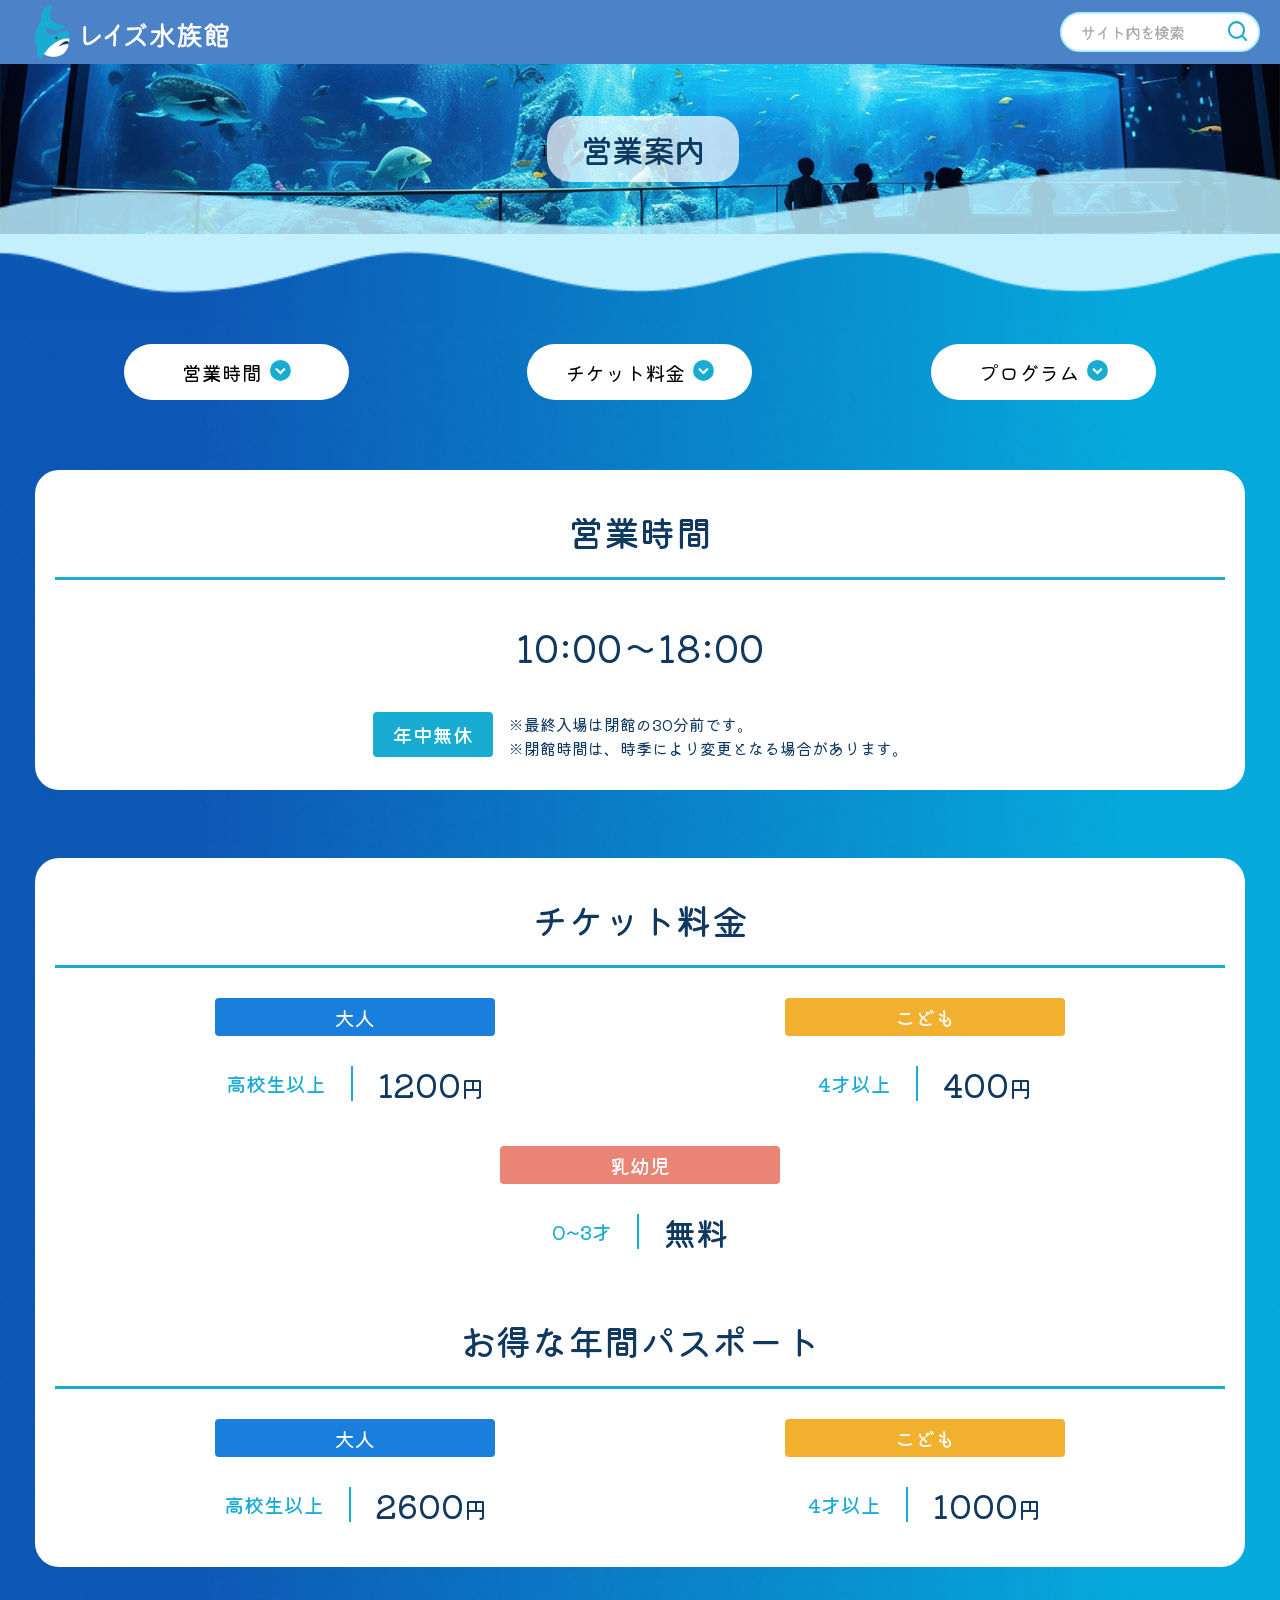
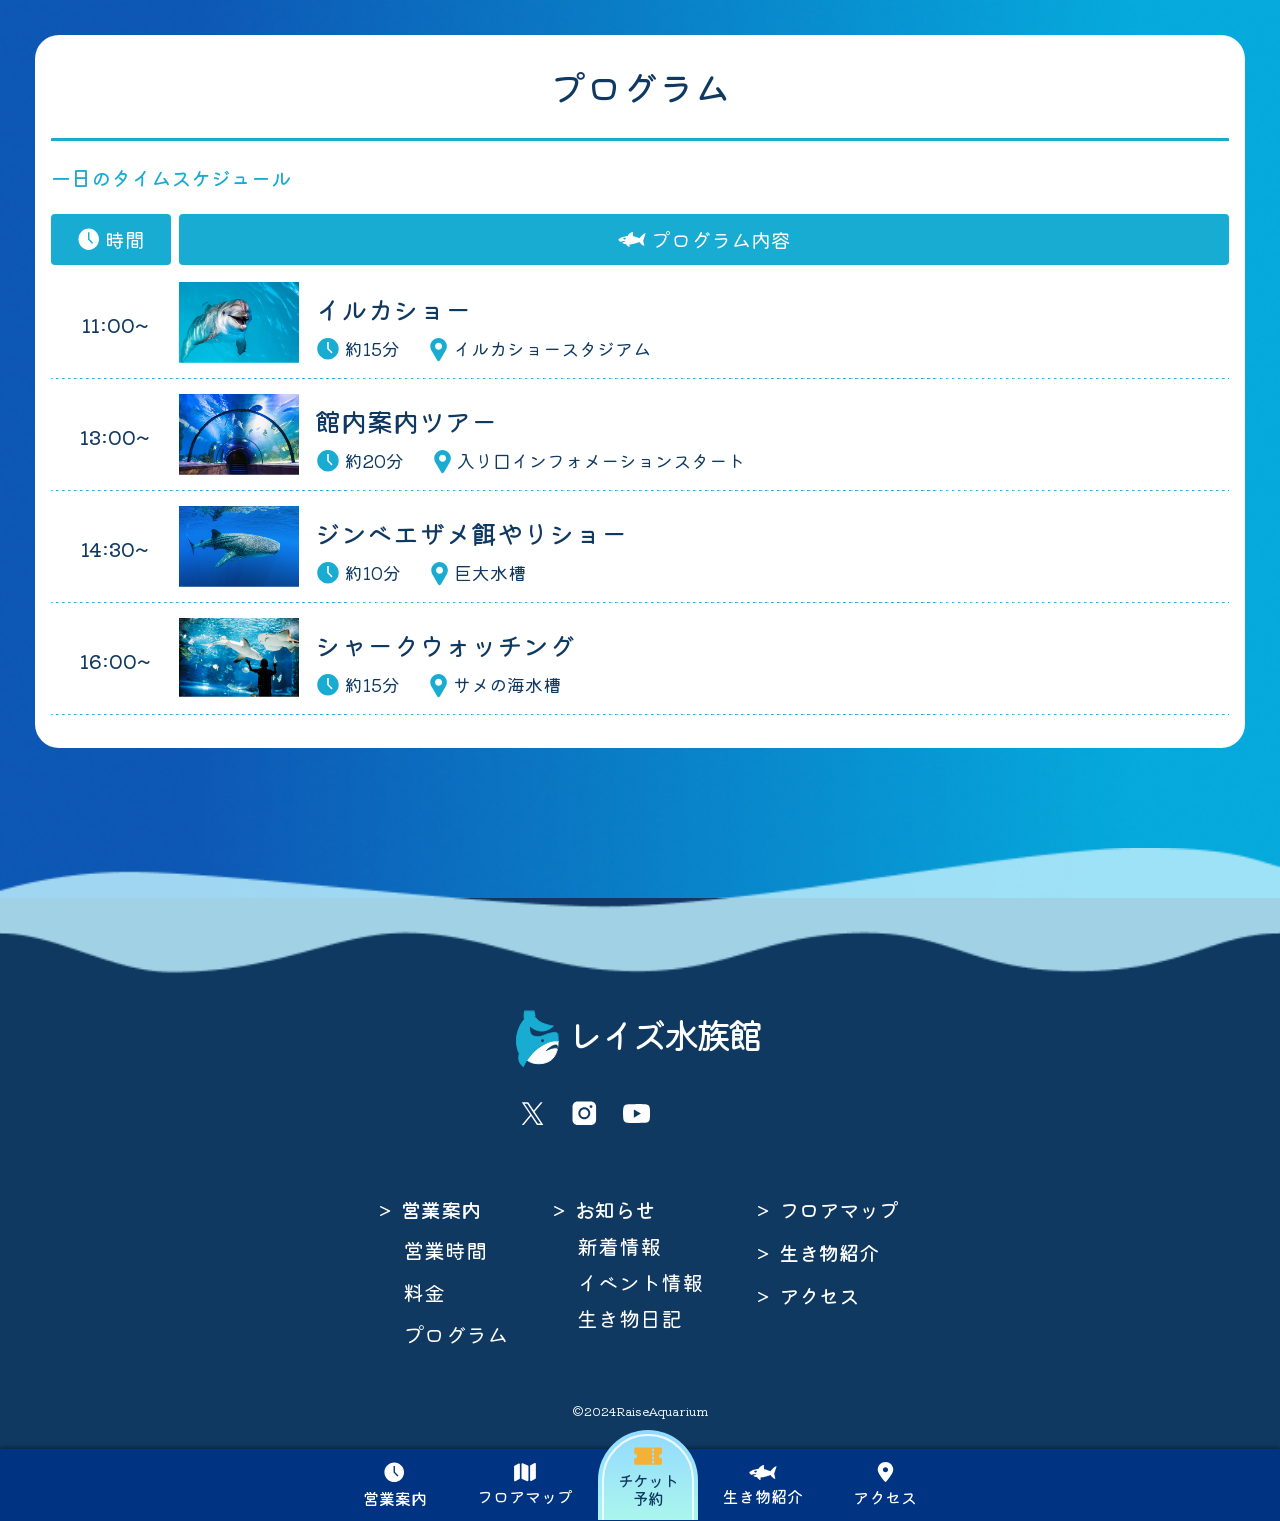
<file: page/index.html>
<!DOCTYPE html>
<html lang="ja">

<head>
  <meta charset="UTF-8">
  <meta name="viewport" content="width=device-width, initial-scale=1.0">
  <title>レイズ水族館</title>
  <link rel="stylesheet" href="../css/reset.css">
  <link rel="preconnect" href="https://fonts.googleapis.com">
  <link rel="preconnect" href="https://fonts.gstatic.com" crossorigin>
  <link
    href="https://fonts.googleapis.com/css2?family=Kiwi+Maru:wght@400;500&family=Montserrat:ital,wght@0,100..900;1,100..900&display=swap"
    rel="stylesheet">
  <link rel="stylesheet" href="../css/style.css">
</head>

<body>

  <!-- header -->
  <section class="archive__mv__wrap">
    <header class="header">
      <h1 class="header__logo">
        <img src="../images/icon/logo.svg" alt="レイズ水族館 ロゴ" class="header__icon" width="154" height="45">
      </h1>
      <form class="header__search" role="search">
        <input type="search" class="header__search-input" placeholder="サイト内を検索" aria-label="サイト内を検索">
        <button type="submit" class="header__search-btn" aria-label="検索">
          <img class="header__search-icon" src="../images/icon/magnifying-glass.svg" alt="" width="20" height="20">
        </button>
      </form>
    </header>

    <!-- メインビジュアル -->
    <div class="single__mv page__mv">Ï
      <h2 class="archive__mv__title">営業案内</h2>
    </div>

  </section>

  <!-- メインコンテンツ -->
  <main class="archive__main single__main guide__main page__main">

    <!-- ボタン3つ -->
    <nav class="guide__nav" aria-label="営業案内ナビゲーション">
      <a href="#guide-time" class="guide__nav__btn">
        営業時間
        <img src="../images/icon/down_arrow.svg" class="guide__nav__icon" alt="" width="16" height="16">
      </a>
      <a href="#guide-ticket" class="guide__nav__btn">
        チケット料金
        <img src="../images/icon/down_arrow.svg" class="guide__nav__icon" alt="" width="16" height="16">
      </a>
      <a href="#guide-program" class="guide__nav__btn">
        プログラム
        <img src="../images/icon/down_arrow.svg" class="guide__nav__icon" alt="" width="16" height="16">
      </a>
    </nav>

    <!-- 詳細コンテンツ -->
    <section class="guide__section" id="guide-time">
      <!-- 営業時間の内容 -->
      <h2 class="guide__section__title">営業時間</h2>
      <time class="guide__time" datetime="10:00〜18:00">10:00〜18:00</time>
      <div class="guide__section__note">
        <span class="guide__day">年中無休</span>
        <p class="guide__note">
          ※最終入場は閉館の30分前です。<br>
          ※閉館時間は、時季により変更となる場合があります。
        </p>
      </div>
    </section>

    <section class="guide__section" id="guide-ticket">
      <!-- チケット料金の内容 -->
      <div class="ticket__price">
        <h2 class="guide__section__title">チケット料金</h2>
        <table class="guide-ticket__table" aria-label=" ticket price table">
          <tbody class="guide-ticket__table-body">
            <tr class="guide-ticket__table-row_header">
              <th colspan="2" class="guide-ticket__table-header_adult">大人</th>
            </tr>
            <tr class="guide-ticket__table-row_body">
              <td class="guide-ticket__table-cell__age">高校生以上</td>
              <td class="guide-ticket__table-cell__price">1200<span class="unit">円</span></td>
            </tr>
          </tbody>
          <tbody class="guide-ticket__table-body">
            <tr class="guide-ticket__table-row_header">
              <th colspan="2" class="guide-ticket__table-header_child">こども</th>
            </tr>
            <tr class="guide-ticket__table-row_body">
              <td class="guide-ticket__table-cell__age">4才以上</td>
              <td class="guide-ticket__table-cell__price">400<span class="unit">円</span></td>
            </tr>
          </tbody>
          <tbody class="guide-ticket__table-body">
            <tr class="guide-ticket__table-row_header">
              <th colspan="2" class="guide-ticket__table-header_infant">乳幼児</th>
            </tr>
            <tr class="guide-ticket__table-row_body">
              <td class="guide-ticket__table-cell__age">0~3才</td>
              <td class="guide-ticket__table-cell__price">無料</td>
            </tr>
          </tbody>
        </table>
      </div>
      <div class="pasport__price">
        <h2 class="guide__section__title">お得な年間パスポート</h2>
        <table class="guide-ticket__table" aria-label=" ticket price table">
          <tbody class="guide-ticket__table-body">
            <tr class="guide-ticket__table-row_header">
              <th colspan="2" class="guide-ticket__table-header_adult">大人</th>
            </tr>
            <tr class="guide-ticket__table-row_body">
              <td class="guide-ticket__table-cell__age">高校生以上</td>
              <td class="guide-ticket__table-cell__price">2600<span class="unit">円</span></td>
            </tr>
          </tbody>
          <tbody class="guide-ticket__table-body">
            <tr class="guide-ticket__table-row_header">
              <th colspan="2" class="guide-ticket__table-header_child">こども</th>
            </tr>
            <tr class="guide-ticket__table-row_body">
              <td class="guide-ticket__table-cell__age">4才以上</td>
              <td class="guide-ticket__table-cell__price">1000<span class="unit">円</span></td>
            </tr>
          </tbody>
        </table>
      </div>

    </section>

    <section class="guide__section" id="guide-program">
      <h2 class="guide__section__title guide__section__title_program">プログラム</h2>
      <h3 class="guide__program__title">一日のタイムスケジュール</h3>
      <div class="guide__program__header">
        <div class="guide__program__header__time">
          <img class="guide__program__icon__time" src="../images/icon/time_2.svg" alt="" width="19" height="19">
          <p class="guide__program__time-text">時間</p>
        </div>
        <div class="guide__program__header__content">
          <img class="guide__program__icon__shark" src="../images/icon/shark.svg" alt="" width="19" height="19">
          <p class="guide__program__content-text">プログラム内容</p>
        </div>
      </div>
      <ul>
        <li class="guide__program__list">
          <div class="guide__program__time">11:00~</div>
          <div class="guide__program__content__image">
            <img src="../images/foto/front_card_2.jpg" alt="" width="410" height="274">
          </div>
          <div class="guide__program__content__title">
            <h3 class="guide__program__name">イルカショー</h3>
          </div>
          <div class="guide__program__content__about">
            <div class="guide__program__info__time">
              <img class="guide__program__icon__time" src="../images/icon/time_1.svg" alt="" width="16" height="16">
              <p class="guide__program__description">約15分</p>
            </div>
            <div class="guide__program__info__location">
              <img class="guide__program__icon__location" src="../images/icon/location_1.svg" alt="" width="16"
                height="16">
              <p class="guide__program__location">イルカショースタジアム</p>
            </div>
          </div>

        </li>
        <li class="guide__program__list">
          <div class="guide__program__time">13:00~</div>
          <div class="guide__program__content__image">
            <img src="../images/foto/page_thumbnail.jpg" alt="" width="410" height="274">
          </div>
          <div class="guide__program__content__title">
            <h3 class="guide__program__name">館内案内ツアー</h3>
          </div>
          <div class="guide__program__content__about">
            <div class="guide__program__info__time">
              <img class="guide__program__icon__time" src="../images/icon/time_1.svg" alt="" width="16" height="16">
              <p class="guide__program__description">約20分</p>
            </div>
            <div class="guide__program__info__location">
              <img class="guide__program__icon__location" src="../images/icon/location_1.svg" alt="" width="16"
                height="16">
              <p class="guide__program__location">入り口インフォメーションスタート</p>
            </div>
          </div>

        </li>
        <li class="guide__program__list">
          <div class="guide__program__time">14:30~</div>
          <div class="guide__program__content__image">
            <img src="../images/foto/page_thumbnail_2.jpg" alt="" width="410" height="274">
          </div>
          <div class="guide__program__content__title">
            <h3 class="guide__program__name">ジンベエザメ餌やりショー</h3>
          </div>
          <div class="guide__program__content__about">
            <div class="guide__program__info__time">
              <img class="guide__program__icon__time" src="../images/icon/time_1.svg" alt="" width="16" height="16">
              <p class="guide__program__description">約10分</p>
            </div>
            <div class="guide__program__info__location">
              <img class="guide__program__icon__location" src="../images/icon/location_1.svg" alt="" width="16"
                height="16">
              <p class="guide__program__location">巨大水槽</p>
            </div>
          </div>
        </li>
        <li class="guide__program__list">
          <div class="guide__program__time">16:00~</div>
          <div class="guide__program__content__image">
            <img src="../images/foto/front_main (1).jpg" alt="" width="410" height="274">
          </div>
          <div class="guide__program__content__title">
            <h3 class="guide__program__name">シャークウォッチング</h3>
          </div>
          <div class="guide__program__content__about">
            <div class="guide__program__info__time">
              <img class="guide__program__icon__time" src="../images/icon/time_1.svg" alt="" width="16" height="16">
              <p class="guide__program__description">約15分</p>
            </div>
            <div class="guide__program__info__location">
              <img class="guide__program__icon__location" src="../images/icon/location_1.svg" alt="" width="16"
                height="16">
              <p class="guide__program__location">サメの海水槽</p>
            </div>
          </div>
        </li>
      </ul>
    </section>
    <!-- 波画像 -->
    <div class="archive__main__wave single__main__wave page__main__wave">
      <img src="../images/decoration/wave_blue-black.png" alt="" width="750" height="110">
    </div>
  </main>

  <!-- フッター -->
  <!-- フッター -->
  <footer class="footer">

    <div class="footer__inner">

      <!-- ロゴ -->
      <div class="footer__logo">
        <img src="../images/icon/logo_shark.svg" alt="レイズ水族館" class="footer__logo__img" width="28" height="43">
        <span class="footer__logo__text">レイズ水族館</span>
      </div>

      <!-- SNSアイコン -->
      <div class="footer__sns">
        <a href="" target="_blank" class="footer__sns__link">
          <img src="../images/icon/x.svg" alt="X" class="footer__sns__icon" width="26" height="26">
        </a>
        <a href="" target="_blank" class="footer__sns__link">
          <img src="../images/icon/instagram.svg" alt="Instagram" class="footer__sns__icon" width="26" height="26">
        </a>
        <a href="" target="_blank" class="footer__sns__link">
          <img src="../images/icon/youtube.svg" alt="YouTube" class="footer__sns__icon" width="26" height="26">
        </a>
      </div>

      <!-- ナビゲーション -->
      <nav class="footer__nav footer__nav--news" aria-label="フッターナビゲーション">
        <div class="footer__nav__inner">
          <!-- 営業案内 -->
          <div class="footer__nav__group footer__nav__group--1">
            <a href="" class="footer__nav__heading">
              <span class="footer__nav__arrow">&gt;</span>営業案内
            </a>
            <ul class="footer__nav__list">
              <li><a href="" class="footer__nav__link">営業時間</a></li>
              <li><a href="" class="footer__nav__link">料金</a></li>
              <li><a href="" class="footer__nav__link">プログラム</a></li>
            </ul>
          </div>
          <!-- お知らせ -->
          <div class="footer__nav__group footer__nav__group--2">
            <a href="" class="footer__nav__heading">
              <span class="footer__nav__arrow">&gt;</span>お知らせ
            </a>
            <ul class="footer__nav__list">
              <li><a href="" class="footer__nav__link footer__nav__link--new">新着情報</a></li>
              <li><a href="" class="footer__nav__link footer__nav__link--event">イベント情報</a></li>
              <li><a href="" class="footer__nav__link footer__nav__link--diary">生き物日記</a></li>
            </ul>
          </div>
          <!-- フロアマップ -->
          <div class="footer__nav__group footer__nav__group--3">
            <a href="" class="footer__nav__heading">
              <span class="footer__nav__arrow">&gt;</span>フロアマップ
            </a>
          </div>

          <!-- 生き物紹介 -->
          <div class="footer__nav__group footer__nav__group--4">
            <a href="" class="footer__nav__heading">
              <span class="footer__nav__arrow">&gt;</span>生き物紹介
            </a>
          </div>

          <!-- アクセス -->
          <div class="footer__nav__group footer__nav__group--5">
            <a href="" class="footer__nav__heading">
              <span class="footer__nav__arrow">&gt;</span>アクセス
            </a>
          </div>
        </div>
      </nav>

      <!-- コピーライト -->
      <p class="footer__copyright">©2024RaiseAquarium</p>

    </div>
  </footer>


  <!-- タブメニュー -->
  <nav class="tabmenu" aria-label="タブメニュー">
    <a href="#" class="tabmenu__item">
      <img class="tabmenu__icon tabmenu__icon--time" src="../images/icon/time_2.svg" alt="" width="19" height="19">
      <span>営業案内</span>
    </a>
    <a href="#" class="tabmenu__item">
      <img class="tabmenu__icon tabmenu__icon--map" src="../images/icon/map_2.svg" alt="" width="21" height="18">
      <span>フロアマップ</span>
    </a>
    <a href="#" class="tabmenu__item tabmenu__item--active">
      <img class="tabmenu__icon tabmenu__icon--ticket" src="../images/icon/ticket.svg" alt="" width="23" height="19">
      <span>チケット予約</span>
    </a>
    <a href="#" class="tabmenu__item">
      <img class="tabmenu__icon tabmenu__icon--shark" src="../images/icon/shark.svg" alt="" width="29" height="18">
      <span>生き物紹介</span>
    </a>
    <a href="#" class="tabmenu__item">
      <img class="tabmenu__icon tabmenu__icon--location" src="../images/icon/location.svg" alt="" width="24"
        height="19">
      <span>アクセス</span>
    </a>
  </nav>


</body>

</html>
</file>
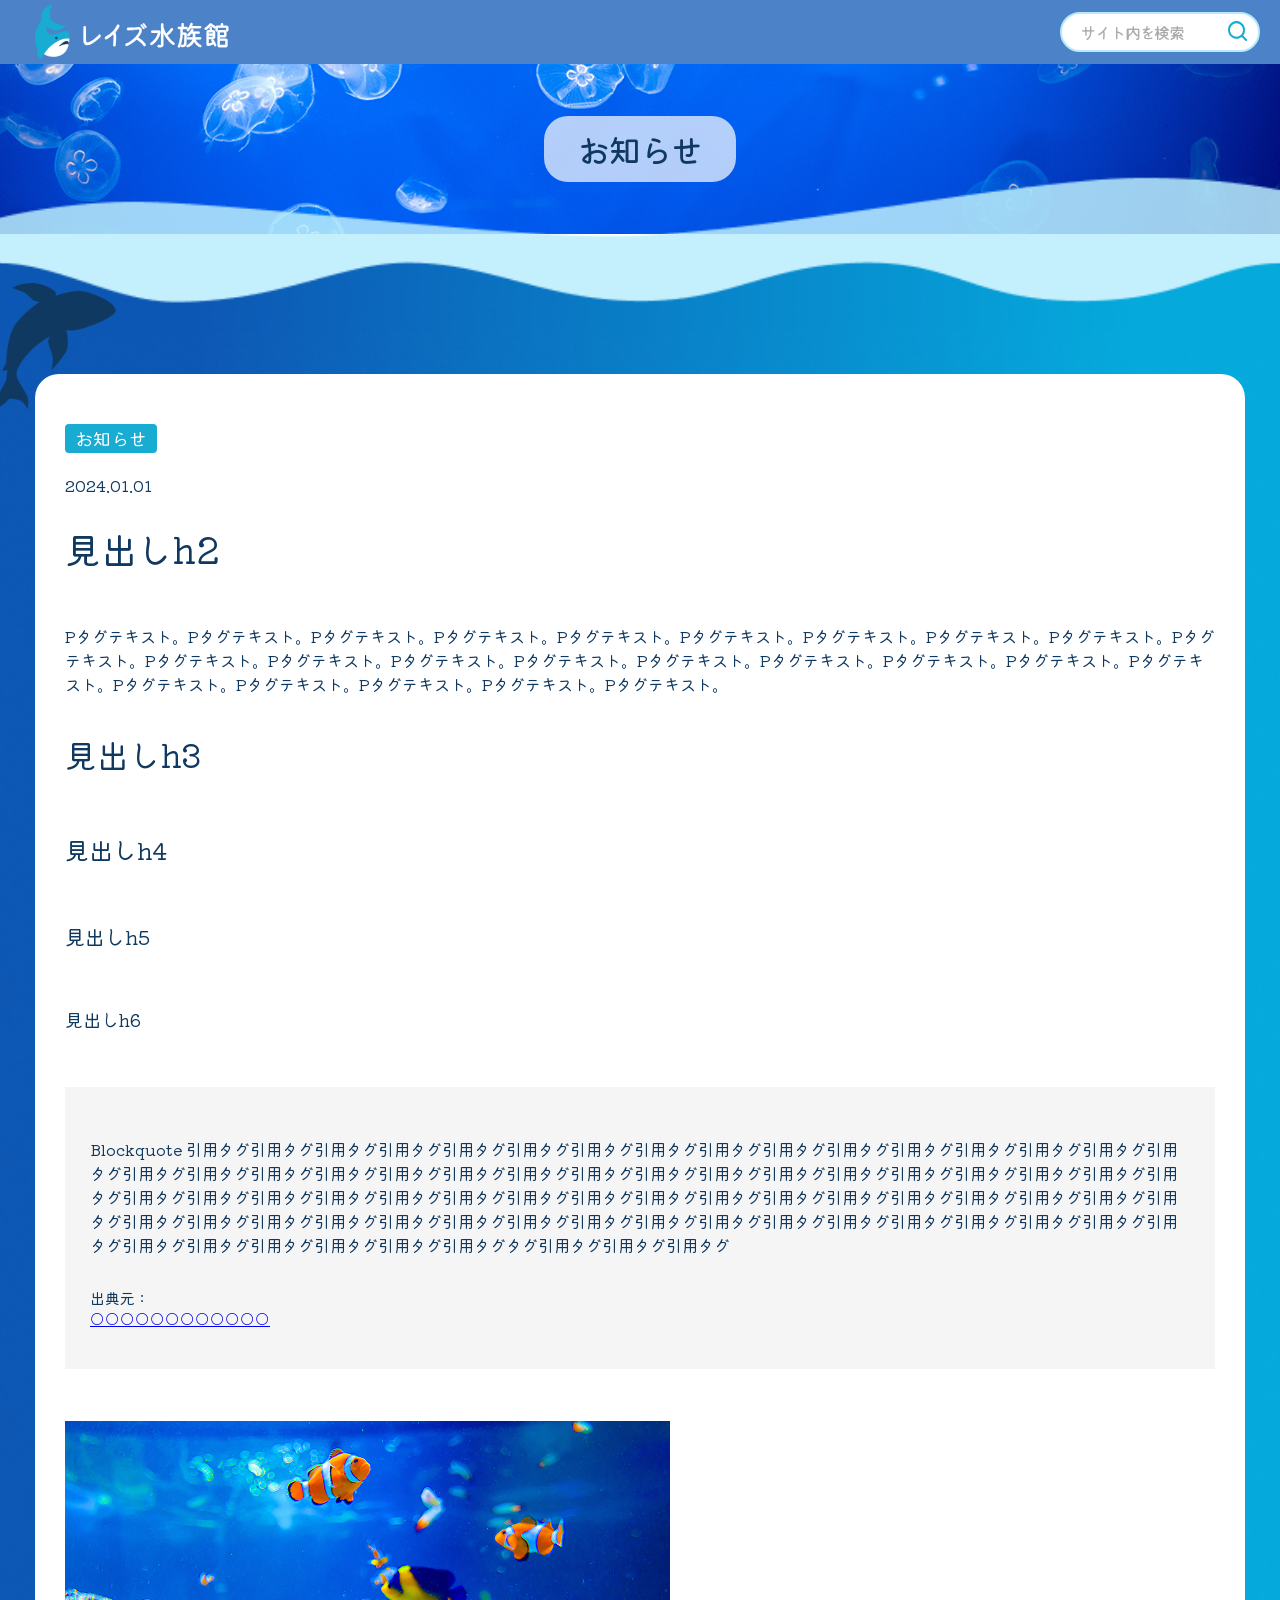
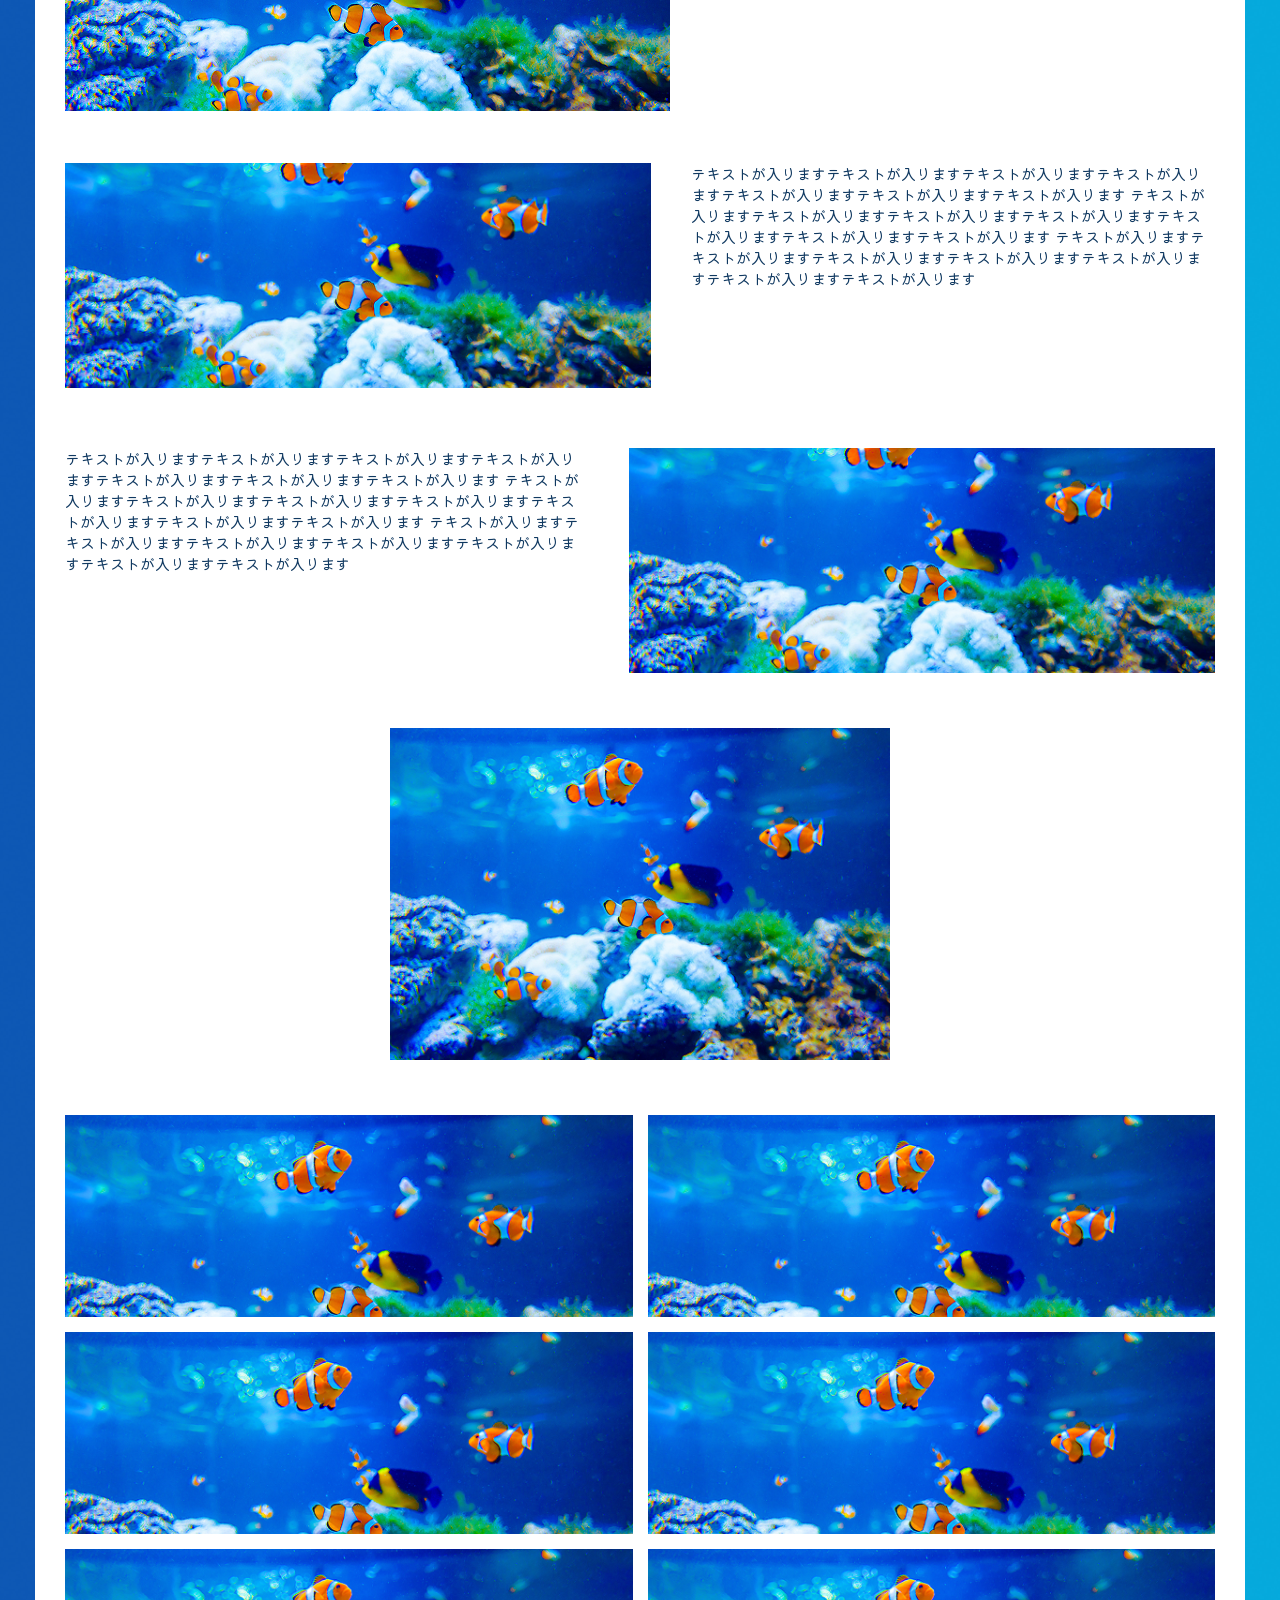
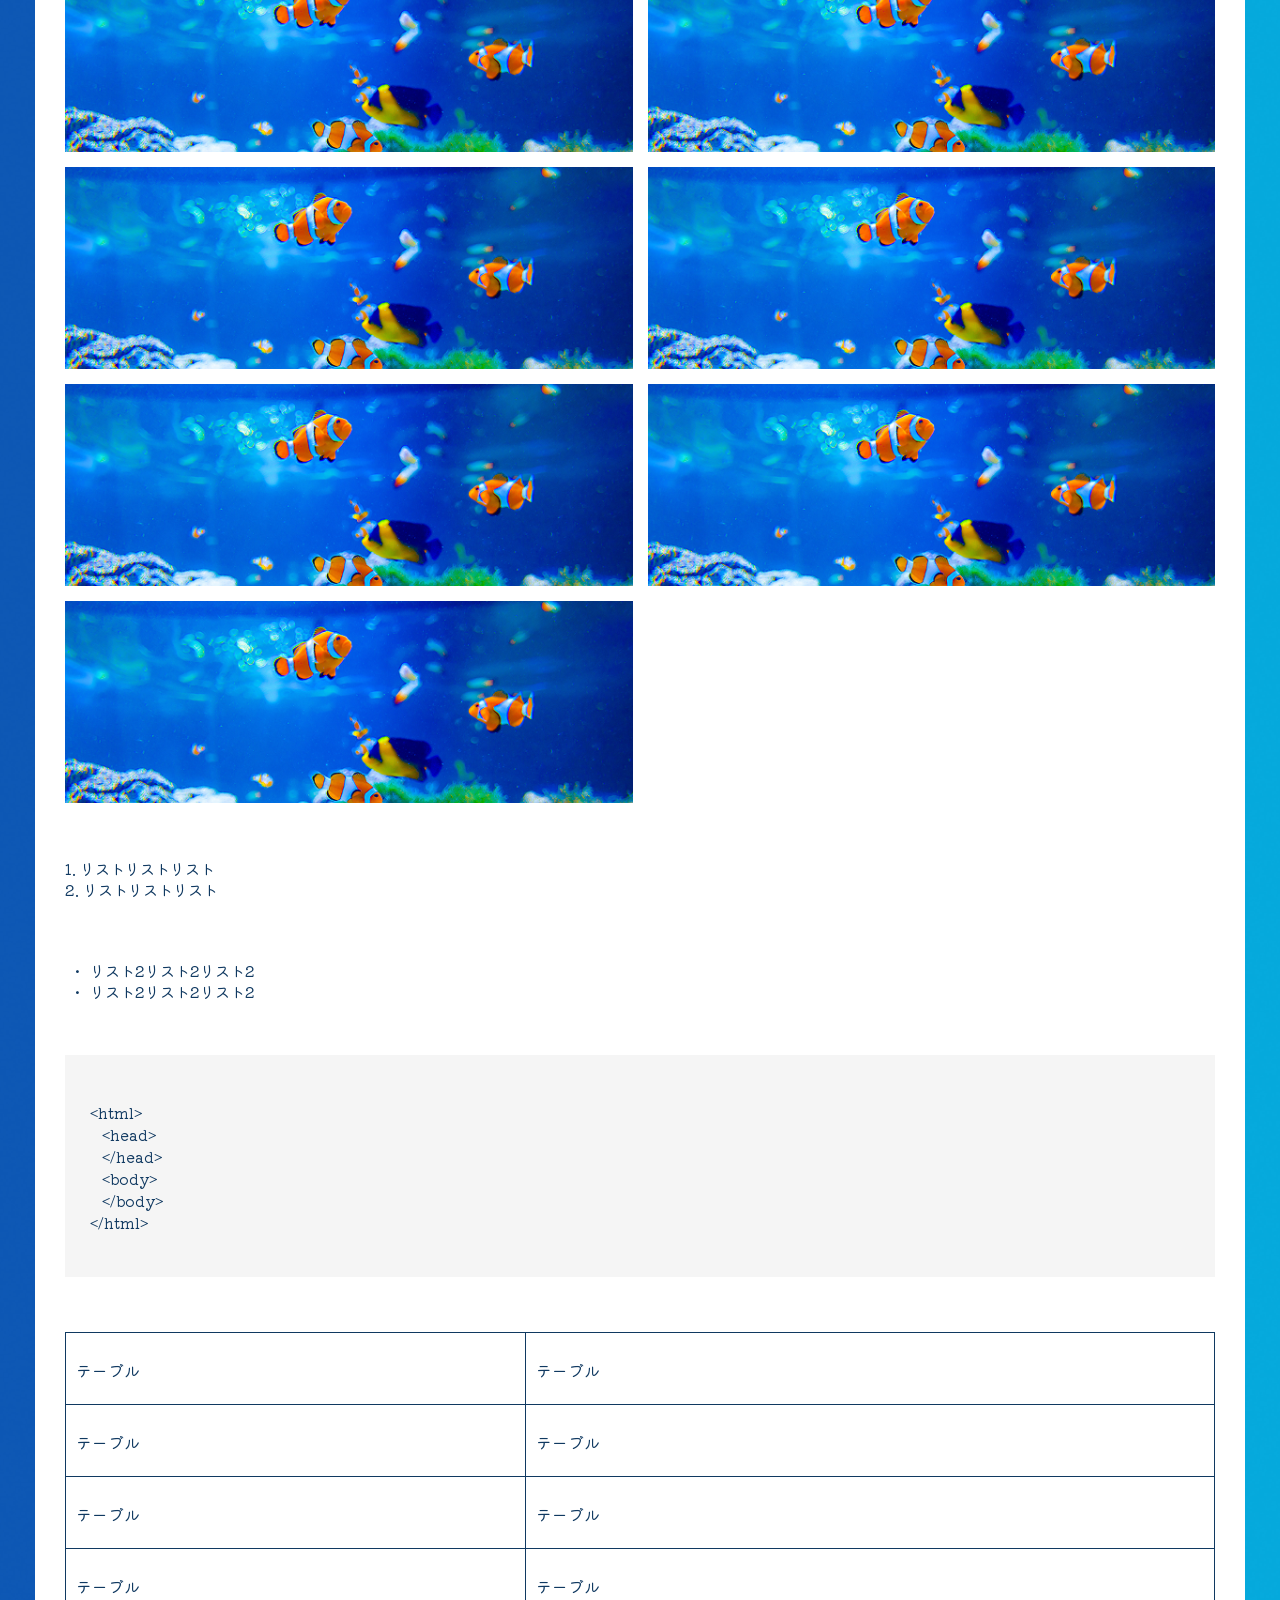
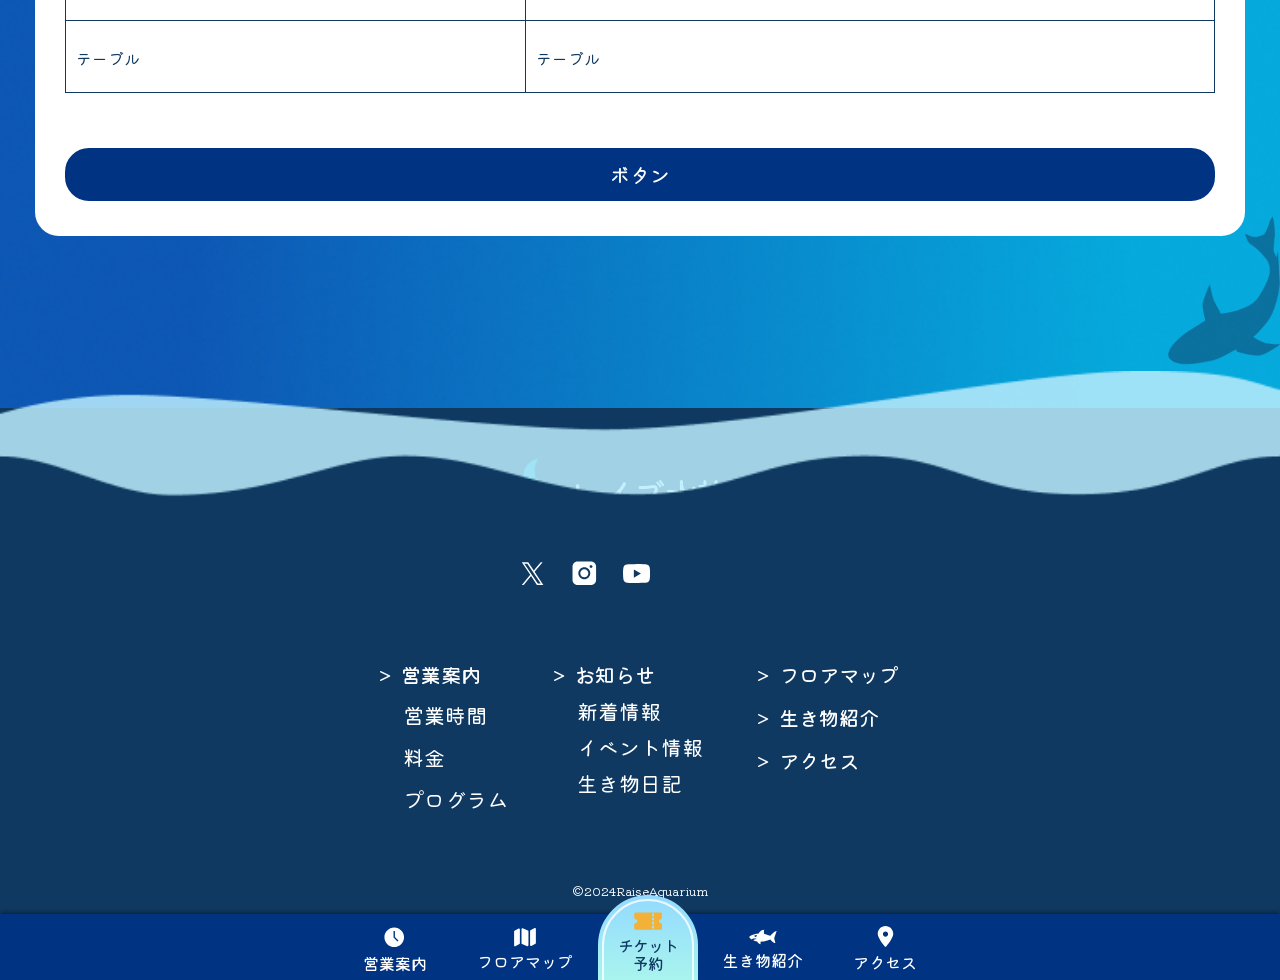
<file: news/single.html>
<!DOCTYPE html>
<html lang="ja">

<head>
  <meta charset="UTF-8">
  <meta name="viewport" content="width=device-width, initial-scale=1.0">
  <title>レイズ水族館</title>
  <link rel="stylesheet" href="../css/reset.css">
  <link rel="preconnect" href="https://fonts.googleapis.com">
  <link rel="preconnect" href="https://fonts.gstatic.com" crossorigin>
  <link
    href="https://fonts.googleapis.com/css2?family=Kiwi+Maru:wght@400;500&family=Montserrat:ital,wght@0,100..900;1,100..900&display=swap"
    rel="stylesheet">
  <link rel="stylesheet" href="../css/style.css">
</head>

<body>

  <!-- header -->
  <section class="archive__mv__wrap">
    <header class="header">
      <h1 class="header__logo">
        <img src="../images/icon/logo.svg" alt="レイズ水族館 ロゴ" class="header__icon" width="154" height="45">
      </h1>
      <form class="header__search" role="search">
        <input type="search" class="header__search-input" placeholder="サイト内を検索" aria-label="サイト内を検索">
        <button type="submit" class="header__search-btn" aria-label="検索">
          <img class="header__search-icon" src="../images/icon/magnifying-glass.svg" alt="" width="20" height="20">
        </button>
      </form>
    </header>

    <!-- メインビジュアル -->
    <div class="single__mv">
      <h2 class="archive__mv__title">お知らせ</h2>
    </div>

  </section>

  <!-- メインコンテンツ -->
  <main class="archive__main single__main">
    <div class="archive__main__deco-left single__main__deco-left">
      <img src="../images/illustration/shark_blue-black.png" alt="サメのイラスト" class="archive__main__img" width="136"
        height="159">
    </div>
    <!-- 記事内容 -->
    <article class="single__content">
      <div class="single__meta">
        <span class="single__cat single__cat--news">お知らせ</span>
        <time class="single__date" datetime="2024-01-01">2024.01.01</time>
      </div>
      <h2 class="single__title">見出しh2</h2>
      <p class="single__text">
        Pタグテキスト。Pタグテキスト。Pタグテキスト。Pタグテキスト。Pタグテキスト。Pタグテキスト。Pタグテキスト。Pタグテキスト。Pタグテキスト。Pタグテキスト。Pタグテキスト。Pタグテキスト。Pタグテキスト。Pタグテキスト。Pタグテキスト。Pタグテキスト。Pタグテキスト。Pタグテキスト。Pタグテキスト。Pタグテキスト。Pタグテキスト。Pタグテキスト。Pタグテキスト。Pタグテキスト。
      </p>
      <h3 class="single__subtitle">見出しh3</h3>
      <h4 class="single__subsubtitle">見出しh4</h4>
      <h5 class="single__subsubtitle">見出しh5</h5>
      <h6 class="single__subsubtitle">見出しh6</h6>
      <blockquote class="single__blockquote">
        <p class="single__blockquote__text">Blockquote
          引用タグ引用タグ引用タグ引用タグ引用タグ引用タグ引用タグ引用タグ引用タグ引用タグ引用タグ引用タグ引用タグ引用タグ引用タグ引用タグ引用タグ引用タグ引用タグ引用タグ引用タグ引用タグ引用タグ引用タグ引用タグ引用タグ引用タグ引用タグ引用タグ引用タグ引用タグ引用タグ引用タグ引用タグ引用タグ引用タグ引用タグ引用タグ引用タグ引用タグ引用タグ引用タグ引用タグ引用タグ引用タグ引用タグ引用タグ引用タグ引用タグ引用タグ引用タグ引用タグ引用タグ引用タグ引用タグ引用タグ引用タグ引用タグ引用タグ引用タグ引用タグ引用タグ引用タグ引用タグ引用タグ引用タグ引用タグ引用タグ引用タグ引用タグ引用タグ引用タグ引用タグタグ引用タグ引用タグ引用タグ
        </p>
        <p class="single__blockquote__source">出典元：<a href="#" class="single__link"><br
              class="br--tablet">○○○○○○○○○○○○</a></p>
      </blockquote>
      <div class="single__img__wrap single__img__wrap--wide">
        <img class="single__img__wrap--wide" src="../images/foto/single.jpg" alt="画像が入ります" width="605" height="355">
      </div>
      <figure class="single__figure single__figure--left">
        <img src="../images/foto/single.jpg" alt="画像が入ります" class="single__figure__img" width="605" height="355">
        <figcaption class="single__figure__caption_left">
          テキストが入りますテキストが入りますテキストが入りますテキストが入りますテキストが入りますテキストが入りますテキストが入ります
          <span class="span--tablet">
            テキストが入りますテキストが入りますテキストが入りますテキストが入りますテキストが入りますテキストが入りますテキストが入ります
            テキストが入りますテキストが入りますテキストが入りますテキストが入りますテキストが入りますテキストが入りますテキストが入ります
          </span>
        </figcaption>
      </figure>
      <figure class="single__figure single__figure--right">
        <img src="../images/foto/single.jpg" alt="画像が入ります" class="single__figure__img" width="605" height="355">
        <figcaption class="single__figure__caption_right">
          テキストが入りますテキストが入りますテキストが入りますテキストが入りますテキストが入りますテキストが入りますテキストが入ります
          <span class="span--tablet">
            テキストが入りますテキストが入りますテキストが入りますテキストが入りますテキストが入りますテキストが入りますテキストが入ります
            テキストが入りますテキストが入りますテキストが入りますテキストが入りますテキストが入りますテキストが入りますテキストが入ります
          </span>
        </figcaption>
      </figure>
      <div class="single__img__wrap single__img__wrap--padding">
        <img src="../images/foto/single.jpg" alt="画像が入ります" class="single__img" width="605" height="355">
      </div>
      <ul class="single__img__list">
        <li class="single__img__item">
          <img src="../images/foto/single.jpg" alt="画像が入ります" class="single__img" width="290" height="170">
        </li>
        <li class="single__img__item">
          <img src="../images/foto/single.jpg" alt="画像が入ります" class="single__img" width="290" height="170">
        </li>
        <li class="single__img__item">
          <img src="../images/foto/single.jpg" alt="画像が入ります" class="single__img" width="290" height="170">
        </li>
        <li class="single__img__item">
          <img src="../images/foto/single.jpg" alt="画像が入ります" class="single__img" width="290" height="170">
        </li>
        <li class="single__img__item">
          <img src="../images/foto/single.jpg" alt="画像が入ります" class="single__img" width="290" height="170">
        </li>
        <li class="single__img__item">
          <img src="../images/foto/single.jpg" alt="画像が入ります" class="single__img" width="290" height="170">
        </li>
        <li class="single__img__item">
          <img src="../images/foto/single.jpg" alt="画像が入ります" class="single__img" width="290" height="170">
        </li>
        <li class="single__img__item">
          <img src="../images/foto/single.jpg" alt="画像が入ります" class="single__img" width="290" height="170">
        </li>
        <li class="single__img__item">
          <img src="../images/foto/single.jpg" alt="画像が入ります" class="single__img" width="290" height="170">
        </li>
        <li class="single__img__item">
          <img src="../images/foto/single.jpg" alt="画像が入ります" class="single__img" width="290" height="170">
        </li>
        <li class="single__img__item">
          <img src="../images/foto/single.jpg" alt="画像が入ります" class="single__img" width="290" height="170">
        </li>
      </ul>
      <ol class="single__list single__list--ol">
        <li class="single__list__item">リストリストリスト</li>
        <li class="single__list__item">リストリストリスト</li>
      </ol>
      <ul class="single__list single__list--ul">
        <li class="single__list__item">リスト2リスト2リスト2</li>
        <li class="single__list__item">リスト2リスト2リスト2</li>
      </ul>
      <pre class="single__code">
<code class="single__code__text">
&lt;html&gt;
   &lt;head&gt;
   &lt;/head&gt;
   &lt;body&gt;
   &lt;/body&gt;
&lt;/html&gt;
</code>
</pre>
      <table class="single__table" aria-label="テーブル">
        <tr class="single__table__row">
          <td class="single__table__cell">テーブル</td>
          <td class="single__table__cell">テーブル</td>
        </tr>
        <tr class="single__table__row">
          <td class="single__table__cell">テーブル</td>
          <td class="single__table__cell">テーブル</td>
        </tr>
        <tr class="single__table__row">
          <td class="single__table__cell">テーブル</td>
          <td class="single__table__cell">テーブル</td>
        </tr>
        <tr class="single__table__row">
          <td class="single__table__cell">テーブル</td>
          <td class="single__table__cell">テーブル</td>
        </tr>
        <tr class="single__table__row">
          <td class="single__table__cell">テーブル</td>
          <td class="single__table__cell">テーブル</td>
        </tr>

      </table>
      <button class="single__button">ボタン</button>
    </article>


    <div class="archive__main__deco-right single__main__deco-right">
      <img src="../images/illustration/shark_gray.png" alt="サメのイラスト" class="archive__main__img" width="136"
        height="159">
    </div>
    <!-- 波画像 -->
    <div class="archive__main__wave single__main__wave">
      <img src="../images/decoration/wave_blue-black.png" alt="" width="750" height="110">
    </div>


  </main>

  <!-- フッター -->
  <!-- フッター -->
  <footer class="footer footer--single">

    <div class="footer__inner">

      <!-- ロゴ -->
      <div class="footer__logo">
        <img src="../images/icon/logo_shark.svg" alt="レイズ水族館" class="footer__logo__img" width="28" height="43">
        <span class="footer__logo__text">レイズ水族館</span>
      </div>

      <!-- SNSアイコン -->
      <div class="footer__sns footer__sns--single">
        <a href="" target="_blank" class="footer__sns__link">
          <img src="../images/icon/x.svg" alt="X" class="footer__sns__icon" width="26" height="26">
        </a>
        <a href="" target="_blank" class="footer__sns__link">
          <img src="../images/icon/instagram.svg" alt="Instagram" class="footer__sns__icon" width="26" height="26">
        </a>
        <a href="" target="_blank" class="footer__sns__link">
          <img src="../images/icon/youtube.svg" alt="YouTube" class="footer__sns__icon" width="26" height="26">
        </a>
      </div>

      <!-- ナビゲーション -->
      <nav class="footer__nav footer__nav--single" aria-label="フッターナビゲーション">
        <div class="footer__nav__inner">
          <!-- 営業案内 -->
          <div class="footer__nav__group footer__nav__group--1">
            <a href="" class="footer__nav__heading">
              <span class="footer__nav__arrow">&gt;</span>営業案内
            </a>
            <ul class="footer__nav__list">
              <li><a href="" class="footer__nav__link">営業時間</a></li>
              <li><a href="" class="footer__nav__link">料金</a></li>
              <li><a href="" class="footer__nav__link">プログラム</a></li>
            </ul>
          </div>
          <!-- お知らせ -->
          <div class="footer__nav__group footer__nav__group--2">
            <a href="" class="footer__nav__heading">
              <span class="footer__nav__arrow">&gt;</span>お知らせ
            </a>
            <ul class="footer__nav__list">
              <li><a href="" class="footer__nav__link footer__nav__link--new">新着情報</a></li>
              <li><a href="" class="footer__nav__link footer__nav__link--event">イベント情報</a></li>
              <li><a href="" class="footer__nav__link footer__nav__link--diary">生き物日記</a></li>
            </ul>
          </div>
          <!-- フロアマップ -->
          <div class="footer__nav__group footer__nav__group--3">
            <a href="" class="footer__nav__heading">
              <span class="footer__nav__arrow">&gt;</span>フロアマップ
            </a>
          </div>

          <!-- 生き物紹介 -->
          <div class="footer__nav__group footer__nav__group--4">
            <a href="" class="footer__nav__heading">
              <span class="footer__nav__arrow">&gt;</span>生き物紹介
            </a>
          </div>

          <!-- アクセス -->
          <div class="footer__nav__group footer__nav__group--5">
            <a href="" class="footer__nav__heading">
              <span class="footer__nav__arrow">&gt;</span>アクセス
            </a>
          </div>
        </div>
      </nav>

      <!-- コピーライト -->
      <p class="footer__copyright">©2024RaiseAquarium</p>

    </div>
  </footer>


  <!-- タブメニュー -->
  <nav class="tabmenu" aria-label="タブメニュー">
    <a href="#" class="tabmenu__item">
      <img class="tabmenu__icon tabmenu__icon--time" src="../images/icon/time_2.svg" alt="" width="19" height="19">
      <span>営業案内</span>
    </a>
    <a href="#" class="tabmenu__item">
      <img class="tabmenu__icon tabmenu__icon--map" src="../images/icon/map_2.svg" alt="" width="21" height="18">
      <span>フロアマップ</span>
    </a>
    <a href="#" class="tabmenu__item tabmenu__item--active">
      <img class="tabmenu__icon tabmenu__icon--ticket" src="../images/icon/ticket.svg" alt="" width="23" height="19">
      <span>チケット予約</span>
    </a>
    <a href="#" class="tabmenu__item">
      <img class="tabmenu__icon tabmenu__icon--shark" src="../images/icon/shark.svg" alt="" width="29" height="18">
      <span>生き物紹介</span>
    </a>
    <a href="#" class="tabmenu__item">
      <img class="tabmenu__icon tabmenu__icon--location" src="../images/icon/location.svg" alt="" width="24"
        height="19">
      <span>アクセス</span>
    </a>
  </nav>


</body>

</html>
</file>
<file: css/style.css>
/* ========== 共通スタイル ========== */
body {
  font-family: 'kiwi Maru', serif;
}

.header {
  top: 0;
  left: 0;
  height: 56px;
  display: flex;
  align-items: center;
  justify-content: space-between;
  padding: 0 8px 0 10px;
  background: rgba(0, 78, 176, 0.7);  /* 半透明の青 */
  z-index: 10;
  position: fixed;
  width: 100%;
}

/* ロゴ */
.header__logo {
  display: flex;
  align-items: center;
  gap: 8px;
  text-decoration: none;
  margin: 0;
  font-size: inherit;  /* h1のデフォルトfont-sizeをリセット */
  font-weight: inherit;
}


.header__name {
  font-family: 'Kiwi Maru', serif;
  font-size: 21.59px;
  font-weight: 500;
  color: #FFFFFF;
  letter-spacing: -0.02em;
}

/* 検索ボックス */
.header__search {
  display: flex;
  align-items: center;
  gap: 4px;
  background: #FFFFFF;
  border: 2px solid rgba(183, 235, 250, 1);
  border-radius: 100px;
  padding: 4px 8px 5px 8px;
}

.header__search-input {
  width: 105px;
  height: 21px;
  font-family: 'Kiwi Maru', serif;
  font-size: 14px;
  font-weight: 500;
  color: rgba(119, 119, 119, 1);
  letter-spacing: -0.07em;
  border: none;
  outline: none;
  background: transparent;
}

.header__search-input::placeholder {
  color: #aaa;
  letter-spacing: -0.07em;
}

.header__search-btn {
  background: none;
  border: none;
  padding: 0;
  cursor: pointer;
  display: flex;
  align-items: center;
}
/* ========== MV ========== */
.mv {
  position: relative;
  height: 583px;
  overflow: hidden;
  background-image: url('../images/foto/front_main.jpg');
  background-size: cover;
  background-position: 90% center;
}
/* キャッチコピー */
.mv__catch {
  position: absolute;
  top: 69px;
  left: 16px;
  font-family: 'Kiwi Maru', serif;
  font-size: 32px;
  font-weight: 500;
  color: rgba(255, 255, 255, 1);
  text-shadow: 1.5px 1.5px 0 rgba(0, 3, 80, 0.5);
  line-height: 1.4;
  letter-spacing: -0.04em;
  margin: 0;
  z-index: 2;
}

/* 営業時間カード */
.mv__info {
  position: absolute;
  top: 410px;
  left: 50%;
  transform: translateX(-50%);
  width: 334.51px;
  background: rgba(255, 255, 255, 0.85);
  border: 2.66px solid #B7EBFA;
  border-radius: 13px;
  padding: 16px 13.22px;
  display: flex;
  flex-direction: column;
  gap: 13px;
  z-index: 3;
}

.mv__hours-wrap {
  display: flex;
  flex-direction: column;
  gap: 1.6px;
}

.mv__hours-label {
  font-family: 'Kiwi Maru', serif;
  font-size: 18px;
  font-weight: 500;
  color: #103961;
  margin: 0;
  text-align: center;
}

.mv__hours-time {
  display: flex;
  align-items: center;
  gap: 6px;
  justify-content: center;
}

.mv__hours-time img {
  position: absolute;
  top: 52px;  
  left: 52px;
}

.mv__hours-time span {
  font-family: 'Kiwi Maru', serif;
  font-size: 24px;
  font-weight: 500;
  color: #103961;
}

/* ボタン */
.mv__buttons {
  display: flex;
  gap: 13px;
}

.mv__btn {
  flex: 1;
  display: flex;
  align-items: center;
  justify-content: center;
  gap: 7px;
  background: #003483;
  color: #FFFFFF;
  font-family: 'Kiwi Maru', serif;
  font-size: 14px;
  font-weight: 500;
  border-radius: 55px;
  border: 1.37px solid #003483;
  padding: 7px 0;
  text-decoration: none;
}

/* タブメニュー */
.tabmenu {
  position: relative;
  left: 0;
  height: 55px;
  background: #004EB0;
  display: flex;
  align-items: center;
  justify-content: space-between;
  box-shadow: 0 -1px 5px rgba(0,0,0,0.5);
  z-index: 4;
}

.tabmenu__item {
  flex: 1;
  display: flex;
  flex-direction: column;
  align-items: center;
  justify-content: center;
  gap: 3px;
  /* padding: 13.91px 0; */
  color: #FFFFFF;
  text-decoration: none;
  font-family: 'Kiwi Maru', serif;
  font-size: 12px;
  font-weight: 500;
  line-height: 1.4;
}

/* チケット予約ボタン（中央・飛び出るデザイン） */
.tabmenu__item--active {
  flex: none;
  width: 74px;
  height: 65px;
  margin-top: -10px;
  border-radius: 100px 100px 0 0;
  background: linear-gradient(180deg, #93D9FF 0%, #AAF6ED 100%);
  border-bottom: none;
  padding: 9px 14px;
  display: flex;
  flex-direction: column;
  align-items: center;
  justify-content: center;
  gap: 2px;
  font-size: 12px;
  font-family: 'Kiwi Maru', serif;
  font-weight: 500;
  color: #103961;
  text-decoration: none;
  overflow: hidden;
  position: relative;
}

.tabmenu__item--active::before {
  content: '';
  position: absolute;
  top: 4px;        /* 内側に入れる距離 */
  left: 4px;
  right: 4px;
  bottom: -4px;    /* 下はボタンの外に出して見えなくする */
  border: 2px solid rgba(255, 255, 255, 0.8);
  border-radius: 100px 100px 0 0;  /* 上半円 */
  pointer-events: none;
}

.tabmenu__item--active img {
  width: 22px;
  height: 19px;
  position: absolute;
  top: 10px;
}

.tabmenu__item--active span {
  width: 4em;
  text-align: center;
  position: absolute;
  top: 30px;
  line-height: 14px;
  letter-spacing: -1.1px;
}

/* ========== NEWS ========== */
.news {
  min-height: 834px;
  background: linear-gradient(to left, rgba(5, 169, 220, 1) 0%, rgba(13, 87, 180, 1) 100%);
  position: relative;
  padding: 48px 20px;
  box-sizing: border-box;
}

.news__inner {
  width: 335px;
  min-height: 730px;
  background: #FFFFFF;
  border-radius: 21.6px;
  padding: 32px 24px 24px;
  box-sizing: border-box;
  margin: 0 auto;
}

.news__title {
  font-size: 32px;
  font-weight: 500;
  color: rgba(16, 57, 97, 1);
  text-align: center;
  letter-spacing: -1px;
  line-height: 1;
}

.news__title-deco {
  text-align: center;
}

span.news__tag{
  background: rgba(24, 172, 211, 1);
  color: rgba(255, 255, 255, 1);
 border-radius: 10%;
 font-size: 13px;
 margin: 0 21px;
 padding: 1px 7px;
}

time.news__date {
  color: rgba(16, 57, 97, 1);
}

a.news__link {
  color: rgba(0, 52, 131, 1);
  text-decoration: underline;
  font-size: 18px;
}

li.news__item {
  margin-bottom: 16px;
}

ul.news__list {
  line-height: 2;
  margin: 40px 0 27px;
}

.news__btn {
  display: flex;
  align-items: center;
  justify-content: center;
  background: #003483;
  color: #FFFFFF;
  border: 2px solid #003483;
  border-radius: 54px;
  padding: 8px 0;
  font-family: 'Kiwi Maru', serif;
  font-size: 18px;
  text-decoration: none;
  transition: background-color 0.3s, color 0.3s;
  width: 198px;
  margin: 0 auto;
}

.news__btn-arrow {
  transition: transform 0.3s;
  position: relative;
  left: 20px;
}

/* ホバー時 */
.news__btn:hover {
  background: #FFFFFF;
  color: #003483;
}

.news__btn:hover .news__btn-arrow {
  transform: translateX(-150px);  /* 左に移動 */
}

div.news__illust {
  margin: 31px 0 -4px;
}

/* ========== ABOUT ========== */
.about__title {
  font-size: 40px;
  font-weight: 500; /* Medium */
  line-height: 100%;
  letter-spacing: 0%;
  color: rgba(255, 255, 255, 1); /* White */
  
  /* ドロップシャドウ */
  text-shadow: 2.52px 2.52px 0px rgba(4, 5, 85, 0.46);
  
  width: 320px;
}

div.about__inner {
  height: 719px;
  position: relative;
  overflow: hidden;
  background-image: url('../images/foto/front_about.jpg');
  background-size: cover;
}

div.about__content {
  width: 335px;
  margin: 320px auto;
  z-index: 2;
  position: relative;
}

.about {
  position: relative;
}

.about__wave {
  position: absolute;
  bottom: 0;
  width: 100%;
  z-index: 2;
}

.about__wave img {
  width: 100%;
  margin-bottom: -2px;
}

div.about__title-deco {
  text-align: center;
  margin: 16px 0;
}

.about__text {
  font-size: 18px;
  font-weight: 400;
  line-height: 1.5;
  letter-spacing: 0;
  color: rgba(16, 57, 97, 1);
  text-align: center;
  padding-top: 20px;
}

.about::after {
  content: '';
  position: absolute;
  bottom: 0;
  left: 0;
  width: 100%;
  height: 391px;
  background: linear-gradient(
    180deg,
    rgba(255, 255, 255, 0) 0%,
    rgba(255, 255, 255, 0.63) 50%,
    rgba(255, 255, 255, 0.9) 100%
  );
  pointer-events: none;
  z-index: 1;
}

/* ========== MAP ========== */
section.map {
  background: rgba(24, 172, 211, 1);
  padding-bottom: 20px;
  position: relative;
}
div.map__inner {
  padding: 0 20px;
}
h2.map__title {
  font-size: 32px;
  font-weight: 500;
  line-height: 100%;
  letter-spacing: 0%;
  color: rgba(255, 255, 255, 1); 
  text-align: center;
  padding-top: 72px;
}
div.map__image {
  margin: 35px auto;
  width: 335px;
}
div.map__title-deco {
  text-align: center;
  margin: 5px 0 30px;
}
ul.map__list {
  margin: 0 auto;
  text-align: left;
  width: 268px;
}
li.map__item {
  background-color: rgba(255, 255, 255, 1);
  color: rgba(24, 172, 211, 1);
  border-radius: 24px;
  padding: 12px 20px 18px 20px;
  margin-bottom: 24px;
}
.map__link {
  display: flex;
  flex-direction: column;
}

.map__item-header {
  display: flex;
  align-items: center;
  gap: 8px;
  margin-bottom: -4px;
}
span.map__label {
  font-family: "Montserrat", sans-serif;
  font-weight: 700;
  font-style: bold;
  font-size: 40px;
}
h3.map__area-title {
  font-size: 24px;
  font-weight: 500;
}
p.map__area-text {
  border-top: 3px solid;
  padding-top: 10px;
}
.map__bubble__left {
  position: absolute;
  width: 143px;
  height: 97px;
  z-index: 1;
}
.map__bubble__left img {
  position: relative;
  top: -25px;
}
.map__bubble__right {
  display: none;
}

/* ========== ANIMAL ========== */
.animal {
  background: rgba(24, 172, 211, 1);
  padding: 42px 0;
}
h2.animal__title {
  font-size: 32px;
  font-weight: 500;
  line-height: 100%;
  letter-spacing: 0%;
  color: rgba(255, 255, 255, 1); 
  text-align: center;
}
div.animal__title-deco {
  text-align: center;
  margin: 6px 0 20px;
}
li.animal__item {
  width: 335px;
  background: #FFFFFF;
  border-radius: 21.6px;
  padding: 32px 24px 6px;
  box-sizing: border-box;
  margin: 58px auto 68px;
  overflow: visible; 
  position: relative; 
}
.animal__image__mask__shark img {
  width: 360px;
  height: 360px;
  object-fit: cover;
  -webkit-mask-image: url('../images/decoration/mask.svg');
  mask-image: url('../images/decoration/mask.svg');
  mask-size: cover;
  mask-repeat: no-repeat;
  mask-position: center;
  max-width: none;
  position: relative;
  left: -35px;
}
.animal__image__mask__shark {
    margin-top: -21px;
}
.animal__image__mask__turtle {
  width: 383px;
  height: 360px;
  object-fit: cover;
  -webkit-mask-image: url('../images/decoration/mask.svg');
  mask-image: url('../images/decoration/mask.svg');
  mask-size: cover;
  mask-repeat: no-repeat;
  mask-position: center;
  max-width: none;
  position: relative;
  left: -47px;
}
.animal__image__mask__turtle {
    margin-top: -25px;
}
h3.animal__subtitle {
  font-size: 24px;
  font-weight: 500;
  line-height: 1.4;
  color: rgba(16, 57, 97, 1);
  border-bottom: 3px solid rgba(24, 172, 211, 1);
  padding-bottom: 4px;
  width: fit-content;
}
div.animal__image {
  margin: 20px 0 50px;
  max-width: none;
  width: 305px;
  position: relative;
  left: -8px;
}
div.animal__text__wrap--sea {
  position: relative;
  top: -50px;
  padding: 0 18px;
}
div.animal__text__wrap--other {
  padding: 0 23px 33px;
  position: relative;
  top: -15px;
}
p.animal__text {
  font-size: 16px;
  font-weight: 400;
  line-height: 1.4;
  letter-spacing: 0;
  color: rgba(16, 57, 97, 1);
  margin-top: 21px;
}
/* イラスト装飾 */
img.animal__deco.hammerhead-shark {
  position: absolute;
  top: -40px;
  left: -15px;
  width: 155px;
}
img.animal__deco.whale-shark {
  position: absolute;
  bottom: -40px;
  right: -15px;
  width: 180px;
}
img.animal__bubble.animal__bubble--left {
  position: absolute;
  top: 80px;
  left: 1px;
  width: 55px;
}
img.animal__bubble.animal__bubble--right {
  position: absolute;
  bottom: 70px;
  right: 1px;
  width: 45px;
}
img.animal__deco.penguin_family {
  position: absolute;
  top: -20px;
  left: -10px;
  width: 83px;
  height: 103px;
  z-index: 3;
}
img.animal__deco.penguin_friend {
  position: absolute;
  bottom: -30px;
  right: -18px;
  width: 100px;
}
img.animal__footprint.animal__footprint--top {
  position: absolute;
  top: 15px;
  left: 80px;
  width: 53px;
}
img.animal__footprint.animal__footprint--bottom {
  position: absolute;
  bottom: 10px;
  right: 85px;
  width: 50px;
}
img.animal__deco.shellfish {
  position: absolute;
  top: 7px;
  left: 18px;
  width: 65px;
}
img.animal__deco.turtle {
  position: absolute;
  bottom: -35px;
  right: -10px;
  width: 128px;
}
img.animal__deco.dolphin {
  position: absolute;
  top: -20px;
  left: -10px;
  width: 105px;
}
img.animal__deco.sea-lion {
  position: absolute;
  bottom: -40px;
  right: -16px;
  width: 99px;
}
img.animal__bubble.animal__bubble--bottom {
  position: absolute;
  bottom: -100px;
  right: -20px;
  width: 110px;
}

/* ========== ACCESS ========== */
.access {
  background: rgba(24, 172, 211, 1);
  padding: 10px 0;
  height: 720px;
}

.access__title {
  font-size: 32px;
  font-weight: 500;
  line-height: 100%;
  letter-spacing: 0%;
  color: rgba(16, 57, 97, 1);
  text-align: center;
}

.access__title-deco {
  text-align: center;
  margin: 5px 0 27px;
}

.access__inner {
  width: 335px;
  background: #FFFFFF;
  border-radius: 21.6px;
  padding: 40px 20px 20px;
  box-sizing: border-box;
  margin: 0 auto;
}

.access__item {
  display: flex;
  align-items: flex-start;
  gap: 12px;
  margin-bottom: 31px;
}

.access__icon {
  width: 45px;
  height: 47px;
  flex-shrink: 0;
  align-self: center;
}

.access__subtitle {
  font-size: 18px;
  font-weight: 500;
  color: rgba(16, 57, 97, 1);
  margin-bottom: 4px;
}

.access__text {
  font-size: 16px;
  color: rgba(16, 57, 97, 1);
}

/* Google Map */
.access__map {
  margin-top: 8px;
}

.access__map__link {
  display: block;
}

.access__map__img {
  width: 100%;
}

.access__bubble {
  position: relative;
  width: 155px;
  height: 97px;
  z-index: 1;
  bottom: -25px;
}
.access__bubble img {
  position: relative;
  top: -25px;
}
.access__wave {
  position: relative;
  bottom: 15px;
  width: 100%;
  z-index: 2;
}
.access__wave img {
  width: 100%;
  margin-bottom: -50px;
}
/* ========== FOOTER ========== */
.footer {
  background: rgba(16, 57, 97, 1);
  padding: 67px 27px 26px;
  margin-top: -8px;
}

.footer__inner {
  width: 335px;
  margin: 0 auto;
}

/* ロゴ */
.footer__logo {
  display: flex;
  align-items: center;
  margin-bottom: 24px;
  justify-content: center;
}

.footer__logo__img {
  width: 60px;
  height: 60px;
}

.footer__logo__text {
  font-size: 32px;
  font-weight: 500;
  letter-spacing: -3px;
  color: rgba(255, 255, 255, 1);
  position: relative;
  left: -4px;
}

/* SNS */
.footer__sns {
  display: flex;
  gap: 24px;
  margin: 55px 0 33px 20px;
}

.footer__sns__icon {
  width: 28px;
  height: 28px;
}

/* ナビゲーション */
.footer__nav {
  margin-bottom: 40px;
}
.footer__nav__inner {
  display: grid;
  grid-template-columns: repeat(2, 1fr);
  grid-template-areas:
    "about news"
    "map map"
    "animal animal"
    "access access";
}
.footer__nav__group--1 {
    grid-area: about;
    margin-top: 10px;
  }
  .footer__nav__group--2 {
    grid-area: news;
    margin-top: 10px;
  }
  .footer__nav__group--3 {
    grid-area: map;
    margin-top: 25px;
  }
  .footer__nav__group--4 {
    grid-area: animal;
  } 
  .footer__nav__group--5 {
    grid-area: access;
    margin-bottom: 10px;
  }

.footer__nav__group {
  padding: 11px 0;
}

.footer__nav__heading {
  display: flex;
  align-items: center;
  gap: 11px;
  font-size: 21px;
  font-weight: 500;
  color: rgba(255, 255, 255, 1);
  text-decoration: none;
}

.footer__nav__arrow {
  font-size: 20px;
  color: rgba(255, 255, 255, 1);
}

.footer__nav__list {
  list-style: none;
  margin-top: 12px;
  padding-left: 24px;
}

.footer__nav__link {
  display: block;
  font-size: 21px;
  color: rgba(255, 255, 255, 1);
  text-decoration: none;
  padding: 10px 0;
}

/* コピーライト */
.footer__copyright {
  text-align: center;
  font-size: 12px;
  color: rgba(255, 255, 255, 1);
}

/* ========== ARCHIVE ========== */

/* メインビジュアル */
.archive__mv {
  aspect-ratio: 375 / 180;
  min-height: 180px;
  background: url('../images/foto/sp_archive_main.jpg') center / cover no-repeat;
  display: flex;
  align-items: center;
  justify-content: center;
  width: 100%;
}

.archive__mv::after {
  content: '';
  position: absolute;
  inset: 0;
;
}

.archive__mv__title {
  position: relative;
  z-index: 1;
  font-size: 20px;
  font-weight: 500;
  color: rgba(16, 57, 97, 1);
  letter-spacing: -0.03em;
  background-color: rgba(255, 255, 255, 0.7);
  padding: 4px 10px 5px;
  border-radius: 6.25px;
  margin-top: 30px;
}


/* 記事一覧 */
.archive__main {
  padding: 95px 26px 100px;
  margin-top: -60px;
  position: relative;
  background: url('../images/decoration/wave_graduation.png') top center / cover no-repeat;
}
div.archive__main__deco-left {
  position: absolute;
  top: 90px;
  width: 70px;
  left: -2px;
  z-index: 1;
}
div.archive__main__deco-right {
  position: absolute;
  bottom: 50px;
  right: 1px;
  width: 70px;
}
.archive__main__wave {
  position: absolute;
  bottom: -1px;
  left: 0;
  width: 100%;
  z-index: 2;
}

.archive__main__wave img {
  width: 100%;
  display: block;
}


.archive__list {
  position: relative;
  z-index: 2;
  list-style: none;
  display: flex;
  flex-direction: column;
  gap: 32px;
}

.archive__item {
  background: #fff;
  border-radius: 24px;
  overflow: hidden;
  box-shadow: 0 2px 8px rgba(0, 0, 0, 0.1);
  position: relative;
}
.archive__item::after {
  content: '';
  position: absolute;
  inset: 0;
  background: rgba(255, 255, 255, 0.4); /* 白い霧 */
  opacity: 0; /* 最初は非表示 */
  transition: opacity 0.3s ease; /* ふわっと表示 */
}

.archive__item:hover::after {
  opacity: 1; /* ホバー時に表示 */
}

.archive__link {
  display: block;
  text-decoration: none;
  color: inherit;
}

.archive__img__wrap {
  width: 100%;
  overflow: hidden;
  padding: 24px;
}

.archive__img {
  width: 100%;
  height: 100%;
  object-fit: cover;
  border-radius: 16px;
}

.archive__body {
  padding: 0 26px 30px;
}

.archive__date {
  font-size: 15px;
  color: rgba(0, 0, 0, 1);
  display: block;
  margin-bottom: 12px;
}

.archive__title {
  font-size: 20px;
  font-weight: 500;
  color: rgba(16, 57, 97, 1);
  margin-bottom: 12px;
  line-height: 1.4;
}

/* カテゴリタグ */
.archive__cat {
  display: inline-block;
  padding: 1px 10px 2px;
  border-radius: 4px;
  font-size: 14px;
  color: #fff;
}

.archive__cat--news{
  background: rgba(24, 172, 211, 1);
}

/* ページネーション */
.pagination {
  margin-top: 70px;
  display: flex;
  justify-content: center;
}

.pagination__list {
  display: flex;
  align-items: center;
  gap: 8px;
  list-style: none;
}

.pagination__link,
.pagination__item--current span {
  display: flex;
  align-items: center;
  justify-content: center;
  width: 40px;
  height: 40px;
  border-radius: 50%;
  font-size: 20px;
  text-decoration: none;
  color: rgba(16, 57, 97, 1);
  background: rgba(183, 235, 250, 1);
;
}

.pagination__item--current span {
  background: rgba(16, 57, 97, 1);
  color: #fff;
}

.pagination__item--next .pagination__link {
  font-size: 20px;
}

.footer {
  position: relative;
}

.single__mv {
   background: url('../images/foto/sp_single_main.jpg') center / cover no-repeat;
   min-height: 170px;
   display: flex;
   justify-content: center;
   align-items: center;
}
.single__content {
  padding: 35px 15px;
  background-color: #fff;
  border-radius: 24px;
  color: rgba(16, 57, 97, 1);
  font-weight: 400;
  position: relative;
  z-index: 2;
  margin-top: 10px;

}
.single__cat--news {
  display: block;
  background: rgba(24, 172, 211, 1);
  color: #fff;
  padding: 1px 10px 2px;
  border-radius: 4px;
  font-size: 18px;
  margin-bottom: 24px;
  width: 92px;
}
h2.single__title {
  font-size: 36px;
  margin: 25px 0 35px;
  font-weight: 400;
}
h3.single__subtitle {
  font-size: 32px;
  font-weight: 400;
  margin-top: 40px;
}
h4.single__subsubtitle {
  font-size: 24px;
  font-weight: 400;
  margin-top: 40px;
}
h5.single__subsubtitle {
  font-size: 20px;
  font-weight: 400;
  margin-top: 40px;
}
h6.single__subsubtitle {
  font-size: 18px;
  font-weight: 400;
  margin-top: 40px;
}
blockquote.single__blockquote {
  background-color: rgba(245, 245, 245, 1);
  padding: 43px 10px 38px;
  margin-top: 40px;
}
p.single__blockquote__source {
  margin-top: 10px;
  font-size: 14.95px;
}
.single__main {
  margin-top: -80px;
  padding-top: 115px;
  padding-bottom: 130px;
}
a.single__link {
  text-decoration: underline;
  color: revert;
}
div.single__img__wrap--wide {
  width: 100%;
  height: 115px;
  overflow: hidden;
  margin-top: 38px;
}
img.single__img {
  width: 100%;
  height: 100%;
  object-fit: cover;
  object-position: top;
}
figure.single__figure {
  margin-top: 40px;
  display: flex;
}
img.single__figure__img {
  width: 50%;
  height: 50%;
  object-fit: cover;
}
figcaption.single__figure__caption_left {
  width: 50%;
  padding-left: 12px;
  font-size: 14.96px;
  letter-spacing: -0.05em;
}
figcaption.single__figure__caption_right {
  width: 50%;
  padding-right: 12px;
  font-size: 14.96px;
  letter-spacing: -0.05em;
}
.single__figure--right {
  flex-direction: row-reverse;
  padding-top: 20px;
}
.single__img__wrap--padding {
  padding: 40px 20px;
}
img.single__img {
  padding-bottom: 15px;
}
img.single__img__wrap--wide {
  padding-bottom: 0px;
}

ol.single__list {
  list-style: decimal;
  list-style-position: inside;
  font-size: 14.96px;
  padding: 25px 0 40px;
}
ul.single__list.single__list--ul {
  list-style: none;
  list-style-position: inside;
  font-size: 14.96px;
  padding-bottom: 35px;
  align-items: center;
}
.single__list--ul .single__list__item::before {
  content: '•';
  margin: 0 10px;
}
pre.single__code {
  background-color: rgba(245, 245, 245, 1);
  padding: 25px;
  margin: 5px 0 40px;
}
code.single__code__text {
  font-size: 14.96px;
  font-family: 'kiwi Maru', serif;
}
td.single__table__cell {
  border-right: 1px solid;
  padding: 25px 10px 22px;
}
table.single__table {
  border-collapse: collapse;
  width: 100%;
}
.single__table td:nth-child(1) {
  width: 40%;
}
.single__table td:nth-child(2) {
  width: 60%;
}
.single__button {
  background: rgba(0, 52, 131, 1);
  color: #FFFFFF;
  border: 2px solid rgba(0, 52, 131, 1);
  border-radius: 24px;
  padding: 10px;
  font-family: 'Kiwi Maru', serif;
  font-size: 20px;
  width: 100%;
  margin: 40px 0 5px;
  font-weight: 500;
}
.single__main__wave {
  bottom: -0.1%;
}

.page__mv {
    background: url('../images/foto/page_main.jpg') top center / cover no-repeat;
}
.guide__main {
  margin-top: -55px;
  padding-top: 90px;
}
nav.guide__nav {
  display: flex;
  flex-direction: column;
  text-align: center;
  font-size: 18px;
}
a.guide__nav__btn {
  padding: 10px ;
  background-color: #fff;
  border-radius: 24px;
  margin: 10px auto;
  width: 200px;
  transition: background-color 0.3s ease, color 0.3s ease;
}
a.guide__nav__btn:hover {
  background-color:rgba(16, 57, 97, 1);
  color: #fff;
}
img.guide__nav__icon {
  vertical-align: baseline;
  margin-left: 3px;
}
section#guide-time.guide__section {
  background: #fff;
  border-radius: 24px;
  color: rgba(16, 57, 97, 1);
  margin-top: 40px;
  padding: 25px 20px;
}
h2.guide__section__title {
  font-size: 28px;
  font-weight: 500;
  text-align: center;
  padding-bottom: 20px;
  border-bottom: 2.7px solid rgba(24, 172, 211, 1);
  margin-bottom: 26px;
}
time.guide__time {
  display: block;
  font-size: 32px;
  text-align: center;
  font-weight: 500;
  padding-bottom: 32px;
}
span.guide__day{
  display: block;
  font-size: 18px;
  text-align: center;
  font-weight: 500;
  padding: 8px 12px;
  background-color: rgba(24, 172, 211, 1);
  color: #fff;
  border-radius: 4px;
  width: 110px;
}
p.guide__note {
  margin-top: 15px;
}
section#guide-ticket.guide__section,
section#guide-program.guide__section {
  background: #fff;
  border-radius: 24px;
  color: rgba(16, 57, 97, 1);
  margin: 47px 0;
  padding: 25px 16px;
}
table.guide-ticket__table {
  font-size: 18px;
  margin: 0 auto;
  padding: 0 15px;
}
td.guide-ticket__table-cell__age {
  color: rgba(24, 172, 211, 1);
  border-right: solid 2px rgba(24, 172, 211, 1);
  padding-right: 25px;
  height: 100%;
  align-content: center;
}
td.guide-ticket__table-cell__price {
  font-size: 32.4px;
  font-weight: 500;
  padding-left: 25px;
}
th.guide-ticket__table-header_adult {
  background-color: rgba(26, 127, 220, 1);
  color: #fff;
  padding: 5px;
  border-radius: 4px;
  font-weight: 500;
  width: 80vw;
}
th.guide-ticket__table-header_child {
  background-color: rgba(241, 177, 47, 1);
  color: #fff;
  padding: 5px;
  border-radius: 4px;
  font-weight: 500; 
  width: 80vw;
}
th.guide-ticket__table-header_infant {
  background-color: rgba(233, 132, 118, 1);
  color: #fff;
  padding: 5px;
  border-radius: 4px;
  font-weight: 500;
  width: 80vw;
}
tbody {
  display: block;
  width: 100%;
  margin-bottom: 20px;
}

tr.single__table__row {
  display: table;
  width: 100%;
  table-layout: fixed;
  border: 1px solid;
  border-bottom: none;
}
tr.single__table__row:last-child {
  border-bottom: 1px solid;
}
div.ticket__price {
  margin-bottom: 50px;
}
span.unit {
  font-size: 0.7em;
}
tr.guide-ticket__table-row_body {
  display: flex;
  height: 35px;
  margin: 15px 0 25px;
  align-items: center;
  justify-content: center;
}

h3.guide__program__title {
  color:rgba(24, 172, 211, 1);
  font-weight: 500;
  font-size: 18px;
}
div.guide__program__header {
  display: flex;
  align-items: center;
  font-size: 18px;
  margin-top:22px;
}
div.guide__program__header__time,
div.guide__program__header__content {
  display: flex;
  padding: 8px 12px;
  background-color: rgba(24, 172, 211, 1);
  color: #fff;
  border-radius: 4px;
  margin-right: 8px;
  gap: 4px;
  justify-content: center;
}
div.guide__program__header__time {
  flex: 0 0 90px;
}
div.guide__program__header__content {
  margin: 0;
  flex: 1;
}
li.guide__program__list {
  display: grid;
  grid-template-columns: 98px auto;
  grid-template-areas: "time image"
  "time title"
  "time about";
  padding: 15px 0;
  border-bottom: 1px dashed rgba(24, 172, 211, 1);
  border-image: repeating-linear-gradient(
  90deg,      /* 方向: 90deg=横線、0deg=縦線 */
  rgba(24, 172, 211, 1) 0px,  /* 線の色と開始位置 */
  rgba(24, 172, 211, 1) 1px,  /* 線の色と終了位置（線の長さ） */
  transparent 4px,  /* 隙間の開始位置 */
  transparent 6px  /* 隙間の終了位置（隙間の長さ） */
) 1;
}
div.guide__program__time {
  font-size: 18px;
  font-weight: 500;
  align-content: center;
  flex: 0 0 98px;
  text-align: center;
  grid-area: time;
}
div.guide__program__content__image {
  grid-area: image;
}
div.guide__program__content__title {
  grid-area: title;
}
div.guide__program__content__about {
  grid-area: about;
}
div.guide__program__content {
  flex: 1;
}
div.guide__program__info__time,
div.guide__program__info__location {
  display: flex;
  gap: 5px;
  padding-bottom: 5px;
}
div.guide__program__info__location {
  padding-left: 4px;
}
h3.guide__program__name {
  font-size: 24px;
  font-weight: 500;
  padding: 8px 0;
}
main.page__main {
  padding-bottom: 50px;
}
img.guide__program__icon__time {
  width: 22px;
}
img.guide__program__icon__shark {
  width: 30px;
}
img.guide__program__icon__location {
  height: 21px;
}
.br--tablet {
  display: none;
} 
.span--tablet {
  display: none;
}

/* ========== loading ========== */
div.loading {
    background: linear-gradient(to left, rgba(5, 169, 220, 1) 0%, rgba(13, 87, 180, 1) 100%);
    height: 650px;
    display: flex;
}
h1.loading__img {
  display: flex;
  width: 100%;
  justify-content: center;
}
img.loading__img {
  width: 310px;
}

@media (min-width: 768px) {
  /* ========== front ========== */
.header {
  height: 64px;
  padding-left: 35px;
  padding-right: 20px;
  position: initial;
}
img.header__icon {
  width: 195.2px;
}
form.header__search {
  width: 200px;
  height: 40px;
  justify-content: space-between;
}
button.header__search__btn {
  width: 23px;
}
img.header__search-icon {
  width: 29px;
}
input.header__search-input {
  width: 100%;
  font-size: 16px;
  padding-left: 10px;
}
.mv__catch {
  font-size: 56px;
  padding: 10px 30px;
}
.mv {
  height: 832px;
}
.mv__info {
  top: 69%;
  width: 512.3px;
  height: 223.71px;
}
.mv__hours-label {
  font-size: 32px;
}
.mv__hours-time span {
  font-size: 36px;
}
.mv__hours-time img {
  position: initial;
  width: 43px;
  padding-top: 3px;
}
.mv__hours-time {
  gap: 8px;
}
div.mv__hours-wrap {
  gap: 5px;
  margin: 5px;
}
.mv__btn {
  font-size: 20px;
  padding: 10px 0;
  gap: 15px;
}
.mv__buttons {
  width: 448.3px;
  margin: 0 auto;
}
.tabmenu {
  height: 72px;
  background-color: rgba(0, 52, 131, 1);
  justify-content: center;
}
.tabmenu__item {
  font-size: 16px;
  flex: initial;
  padding: 0 25px
}
.tabmenu__item--active {
  width: 100.14px;
  height: 90.52px;
  margin-top: -20px;
}
.tabmenu__item--active img {
  width: 30.99px;
  height: 26.56px;
  position: unset;
}
.tabmenu__item--active span {
  line-height: 18px;
  position: unset;
}
img.tabmenu__icon--time,
img.tabmenu__icon--map {
  width: 23px;
}
img.tabmenu__icon--shark {
  width: 30px;
}
img.tabmenu__icon--location {
  width: 27px;
}
.news {
  padding: 9% 0;
}
.news__inner {
  width: 638px;
  padding: 8% 5% 3%;
  min-height: auto;
}
h2.news__title {
  font-size: 36px;
}
li.news__item {
  display: flex;
}
ul.news__list {
  font-size: 18px;
}
span.news__tag {
  font-size: 16px;
}
.news__btn {
  font-size: 20px;
}
.news__illust img {
  width: 288px;
}
div.news__illust {
  margin: 32px auto 0;
  width: fit-content;
}
.news::before {
  content: '';
  position: absolute;
  top: 1.5%;
  left: 86%;
  width: 140px;
  height: 140px;
  background: url('../images/illustration/shark_gray.png') no-repeat;
  z-index: 1;
  background-size: contain;
  transform: rotate(-25deg);
}
.news::after {
  content: '';
  position: absolute;
  top: 77%;
  left: 1%;
  width: 150px;
  height: 150px;
  background: url('../images/illustration/shark_blue-black.png') no-repeat;
  z-index: 1;
  background-size: contain;
  transform: rotate(-70deg);
  
}
div.about__inner {
  background-image: url(../images/foto/front_about@2x.jpg);
  height: 956px;
}
.about__title {
  font-size: 56px;
  width: 448px;
}
div.about__content {
  width: 440px;
  margin: 450px auto;
}
div.about__title-deco img{
  width: 120.98px;
}
.about__text {
  font-size: 20px;
  
}
section.map {
  padding-bottom: 5px;
}
h2.map__title {
  font-size: 36px;
}
div.map__title-deco img {
  width: 120.98px;
}
div.map__image {
  width: auto;
}
div.map__image img {
  height: auto;
  width: auto;
  margin: 0 auto;
  display: block;
}
ul.map__list {
  display: grid;
  grid-template-columns: 1fr 1fr;
  gap: 30px;
  width: 568px;
  height: 532px;
  grid-auto-flow: column;
  grid-template-rows: repeat(3, auto);
}
li.map__item {
  margin-bottom: 0;
}
.map__bubble__right {
  width: 216px;
  height: auto;
  display: block;
  position: relative;
  top: -1190px;
  left: 640px;
}
.map__bubble__left {
  width: auto;
  height: 222px;
}
.map__bubble__left img {
  width: auto;
  height: 100%;
  top: -150px;
}
.animal {
  padding: 10px 0 90px;
}
h2.animal__title {
  font-size: 36px;
}
li.animal__item {
  width: 638px;
  padding: 25px 72px 45px;
}
div.animal__title-deco {
  margin: 8px 0 90px;
}
div.animal__image__mask__shark {
  display: flex;
  justify-content: center;
}
div.animal__text__wrap--sea {
  padding: 0;
  position: static;
  margin-top: -50px;
}
img.animal__deco.hammerhead-shark {
  width: 176px;
  left: 15px;
  top: -45px;
}
img.animal__bubble.animal__bubble--left {
  top: 95px;
  left: 15px;
  width: 62.74px;
}
.animal__image__mask__shark img {
  position: static;
  left: auto;
}
h3.animal__subtitle {
  width: auto;
  padding-bottom: 13px;
}
h3.animal__subtitle--shark {
  padding-bottom: 5px;
}
img.animal__bubble.animal__bubble--right {
  bottom: 90px;
  width: 54.81px;
  right: 5px;
}
img.animal__deco.whale-shark {
  width: 223px;
  right: -40px;
  bottom: -50px;
}
p.animal__text {
  line-height: 1.5;
  letter-spacing: -0.02em;
}
img.animal__deco.penguin_family {
  width: 101.32px;
  top: -27px;
  left: 15px;
  height: auto;
}
img.animal__footprint.animal__footprint--top {
  left: 130px;
  width: 67.1px;
}
div.animal__image {
  width: 100%;
  display: flex;
  justify-content: center;
  position: static;
  margin: 30px 0;
}
.animal__image img {
  width: 304px;
}
div.animal__text__wrap--other {
  padding: 0;
  position: static;
}
img.animal__footprint.animal__footprint--bottom {
  width: 61.33px;
  right: 115px;
}
img.animal__deco.penguin_friend {
  width: auto;
  right: -10px;
  height: 108px;
}
.animal__image__mask__turtle {
  margin: -25px auto;
  position: static;
}
img.animal__deco.shellfish {
  width: 71.01px;
  top: 15px;
  left: 20px;
}
img.animal__bubble.animal__bubble--left.animal__bubble--left--turtle{
  top: 115px;
}
img.animal__deco.turtle {
  width: 157px;
  right: -20px;
  bottom: -40px;
}
img.animal__deco.dolphin {
  width: auto;
  height: 182px;
  top: -20px;
  left: 2px;
}
img.animal__deco.sea-lion {
  width: auto;
  height: 235px;
  bottom: -50px;
  right: -21px;
}
img.animal__bubble.animal__bubble--bottom {
  width: 307px;
  bottom: -205px;
  right: -135px;
}
div.access__inner {
  width: 638px;
  z-index: 2;
  position: relative;
  padding: 56px 72px;
}
h2.access__title {
  font-size: 36px;
}
.access__title-deco img {
  width: 120.98px;
  height: 20.39px;
}
div.access__title-deco {
  margin: 8px auto 64px;

}
.access__subtitle {
  font-size: 20px;
  margin-bottom: 6px;
}
.access__item {
  gap: 20px;
  margin-bottom: 24px;
}
.access__icon {
  width: 47px;
  height: auto;
}
.access__map__img {
  margin-top: 30px;
}
.access {
  height: auto;
}
.access__bubble {
  width: 345px;
  height: auto;
  bottom: 30px;
}
.access__bubble img {
  width: 100%;
  height: auto;
}
.access__wave {
  bottom: 100px;
}
.footer {
  padding: 100px 0 30px;
  margin-top: -120px;
}
footer.footer--front {
  margin-top: -10vw;
  padding: 65px 0 45px;
}
.footer__logo__text {
  font-size: 35.33px;
  padding-left: 12px;
}
.footer__logo {
  margin-bottom: 30px;
}
.footer__sns {
  margin: 0 140px 65px;
}
.footer__nav__inner {
  display: grid;
  grid-template-columns: repeat(3, 1fr);
  grid-template-areas: 
  "about news map"
  "about news animal"
  "about news access";
  width: 521.5px;
  padding: 0;
}
nav.footer__nav--front {
  margin-bottom: 50px;
}
.footer__nav__group {
  padding: 2px 0;
}
.footer__nav__group--1 {
  grid-area: about;
  margin-top: 0;
}
.footer__nav__group--2 {
  grid-area: news;
  margin-top: 0;
}
.footer__nav__group--3 {
  grid-area: map;
  margin-top: 0;
  padding-left: 30px;
}
.footer__nav__group--4 {
  grid-area: animal;
  padding-left: 30px;
  margin-top: -25px;
} 
.footer__nav__group--5 {
  grid-area: access;
  padding-left: 30px;
  margin-top: -25px;
}
.footer__nav__link {
  padding: 6px 0;
}
.footer__nav__link--new {
  padding: 2px 0 0;
}
.footer__nav__link--event {
  padding: 6px 0 0;
}
.footer__nav__link--diary {
  padding: 6px 0 0;
}
.footer__nav__list {
  margin-top: 5px;
}
.footer__nav__heading {
  font-size: 20px;
}
.footer__nav {
margin-bottom: 40px;
}
.footer__inner {
  width: 521.5px;
}

/* ========== news ========== */
.archive__mv {
  background: url('../images/foto/tablet_archive_main.jpg') center / cover no-repeat;
  aspect-ratio: auto;
}
.archive__mv__title {
  margin-top: 0;
  border-radius: 24px;
  padding: 10px 34px;
  font-size: 32px;
}
.archive__list {
  margin:100px auto 50px;
  width: 678px;
  display: grid;
  grid-template-columns: repeat(2, 1fr);
}
div.archive__main__deco-left {
  top: 105px;
  width: auto;
  left: 0;
}
img.archive__main__img {
  width: 115px;
  height: auto;
  transform: rotate(2deg);
}
.archive__date {
  font-size: 16px;
  font-weight: 500;
}
.archive__title {
  font-size: 24px;
  font-weight: 500;
}
.archive__cat {
  font-size: 15px;
}
.archive__link {
  height: 369px;
  width: 323px;
}
.archive__item:nth-child(5) {
  height: 405px;
}
.archive__main__wave {
  margin-top: 50px;
  bottom: auto;
}
.footer--news {
  padding: 100px 0 20px;
  margin: 0;
}
div.archive__main__deco-right {
  bottom: 65px;
  right: 3px;
  width: 120px;
  transform: rotate(-5deg);
}
.footer__sns--news {
  margin: 0 140px 70px;
}
.footer__nav--news {
  margin-bottom: 45px;
}

/* ========== single ========== */
div.single__mv {
  background: url('../images/foto/tablet_single_main.jpg') center / cover no-repeat;
  aspect-ratio: auto;
}
.single__main {
  padding: 210px 35px 300px;
}
div.single__main__deco-left {
  top: 130px;
}
.single__content {
  padding: 50px 30px 30px;
}
.single__cat--news {
  margin-bottom: 20px;
}
h2.single__title {
  margin: 25px 0 50px;
}
h3.single__subtitle {
  margin-top: 35px;
}
h4.single__subsubtitle {
  margin-top: 55px;
}
h5.single__subsubtitle {
  margin-top: 55px;
}
h6.single__subsubtitle {
  margin-top: 55px;
}
blockquote.single__blockquote {
  margin-top: 55px;
  padding: 50px 25px 10px;
}
p.single__blockquote__source {
  margin: 30px 0;
}
div.single__img__wrap--wide {
  height: 290px;
  margin-top: 52px;
}
img.single__figure__img {
  height: 224.91px;
  width: 52%;
}
.single__img__wrap--padding {
  padding: 0;
  width: 500px;
  height: 332px;
  margin: 55px auto;
}
img.single__img {
  padding-bottom: 0;
}
ul.single__img__list {
  display: grid;
  grid-template-columns: repeat(2, 1fr);
  gap: 15px;
}
ol.single__list {
  padding: 55px 0 60px;
}
pre.single__code {
  margin: 18px 0 55px;
}
.single__button {
  margin: 35px 0 5px;
}
.single__main__wave {
  margin-top: 135px;
}
div.single__main__deco-right {
  bottom: 175px;
  right: -5px;
}
.footer__nav--single {
  margin-bottom: 60px;
}
.footer__sns--single {
  margin: 0 140px 70px;
}
footer.footer--single {
  padding: 50px 0 15px;
  margin-top: -10vw;
}
.br--tablet {
  display: block;
}
.span--tablet {
  display: inline;
}

figure.single__figure--left {
  margin-top: 52px;
}
figcaption.single__figure__caption_left {
  letter-spacing: 0;
  padding-left: 40px;
}
figcaption.single__figure__caption_right {
  padding-right: 40px;
  letter-spacing: 0;
}
li.single__img__item {
  height: 202.24px;
}

/* ========== page ========== */
div.page__mv {
  background: url('../images/foto/tablet_page_main.jpg') center / cover no-repeat;
  aspect-ratio: auto;
}
.page__main {
  margin-top: -7vw;
  padding: 190px 35px 300px;
}
nav.guide__nav {
  flex-direction: row;
  font-size: 20px;
}
a.guide__nav__btn {
  padding: 13.5px;
  width: 225px;
  border-radius: 100px;
}
img.guide__nav__icon {
  width: 21px;
}
section#guide-time.guide__section {
  margin-top: 60px;
  padding: 35px 20px 30px;
}
h2.guide__section__title {
  font-size: 36px;
  padding-bottom: 20px;
  margin-bottom: 0;
  border-bottom: 3px solid rgba(24, 172, 211, 1);
}
time.guide__time {
  font-size: 36px;
  padding: 40px 0 40px;
}
div.guide__section__note {
  display: flex;
  justify-content: center;
}
span.guide__day {
  width: 120px;
  height: 45px;
  font-size: 20px;
}
p.guide__note {
  margin-top: 0;
  margin-left: 15px;
}
section#guide-ticket.guide__section{
  margin: 68px 0;
  padding: 35px 20px 0px;
}
table.guide-ticket__table {
  display: grid;
  grid-template-columns: repeat(2, 1fr);
  grid-template-areas: "adult child"
                     "infant infant";
                     padding-top: 30px;
}
tbody.guide-ticket__table-body {
  grid-area: adult;
}
tbody.guide-ticket__table-body:nth-of-type(2) {
  grid-area: child;
}
tbody.guide-ticket__table-body:nth-of-type(3) {
  grid-area: infant;
}
tr.guide-ticket__table-row_header {
  display: flex;
  justify-content: center;
}
th.guide-ticket__table-header_adult,
th.guide-ticket__table-header_child,
th.guide-ticket__table-header_infant {
  width: 280px;
  font-size: 20px;
  padding: 4.5px;
}
td.guide-ticket__table-cell__age {
  font-size: 20px;
  font-weight: 500;
}
tr.guide-ticket__table-row_body {
  margin: 30px 0 25px;
}
div.ticket__price {
  margin-bottom: 20px;
}
h2.guide__section__title_program {
  padding-bottom: 26px;
}
div.guide__program__header {
  margin: 0;
  margin-bottom: 2px;
}
h3.guide__program__title {
  font-size: 20px;
  padding: 22px 0;
}
div.guide__program__header__time,
div.guide__program__header__content {
  padding: 11px 12px;
  font-size: 20px;
}
div.guide__program__header__time {
  flex: 0 1 120px;
}
li.guide__program__list {
  grid-template-columns: 128px 120px 1fr;
  grid-template-areas: "time image title"
  "time image about";
  padding: 15px 0 11px;
}
div.guide__program__time {
  font-size: 20px;
}
div.guide__program__content__about {
  display: flex;
  padding-left: 16px;
  font-size: 18px;
}
h3.guide__program__name {
  padding-left: 16px;
  font-size: 26px;
}
section#guide-program.guide__section {
  padding-bottom: 33px;
  margin-bottom: 100px;
}
div.guide__program__info__location {
  padding-left: 30px;
}
img.guide__program__icon__time {
  width: 24.56px;
  height: 24.56px;
  margin-top: 2px;
}
img.guide__program__icon__location {
  height: 24px;
  width: 18px;
  margin-top: 3px;
}
.footer {
  margin-top: 0;
}
.page__main__wave {
  margin-top: 0;
}
.footer__logo__img {
  width: 44.7px;
  height: 70.63px;
}
</file>
